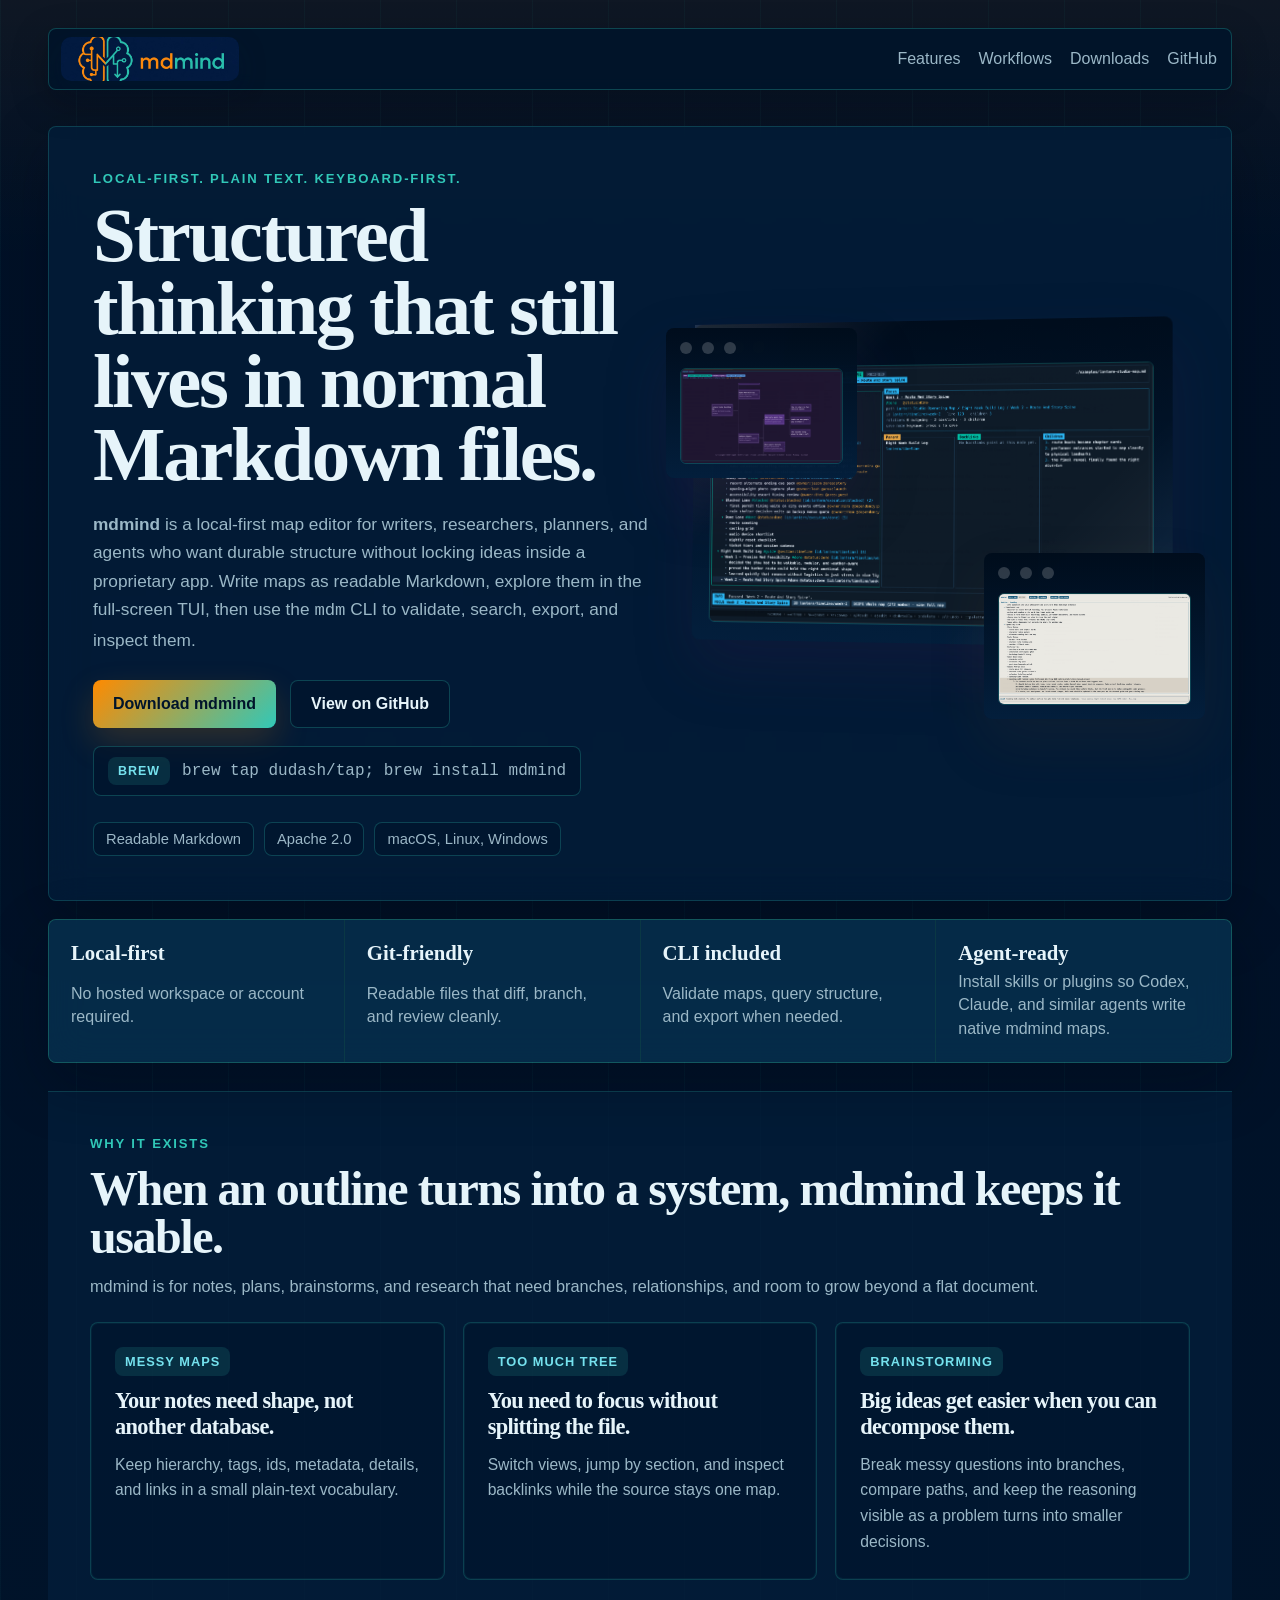
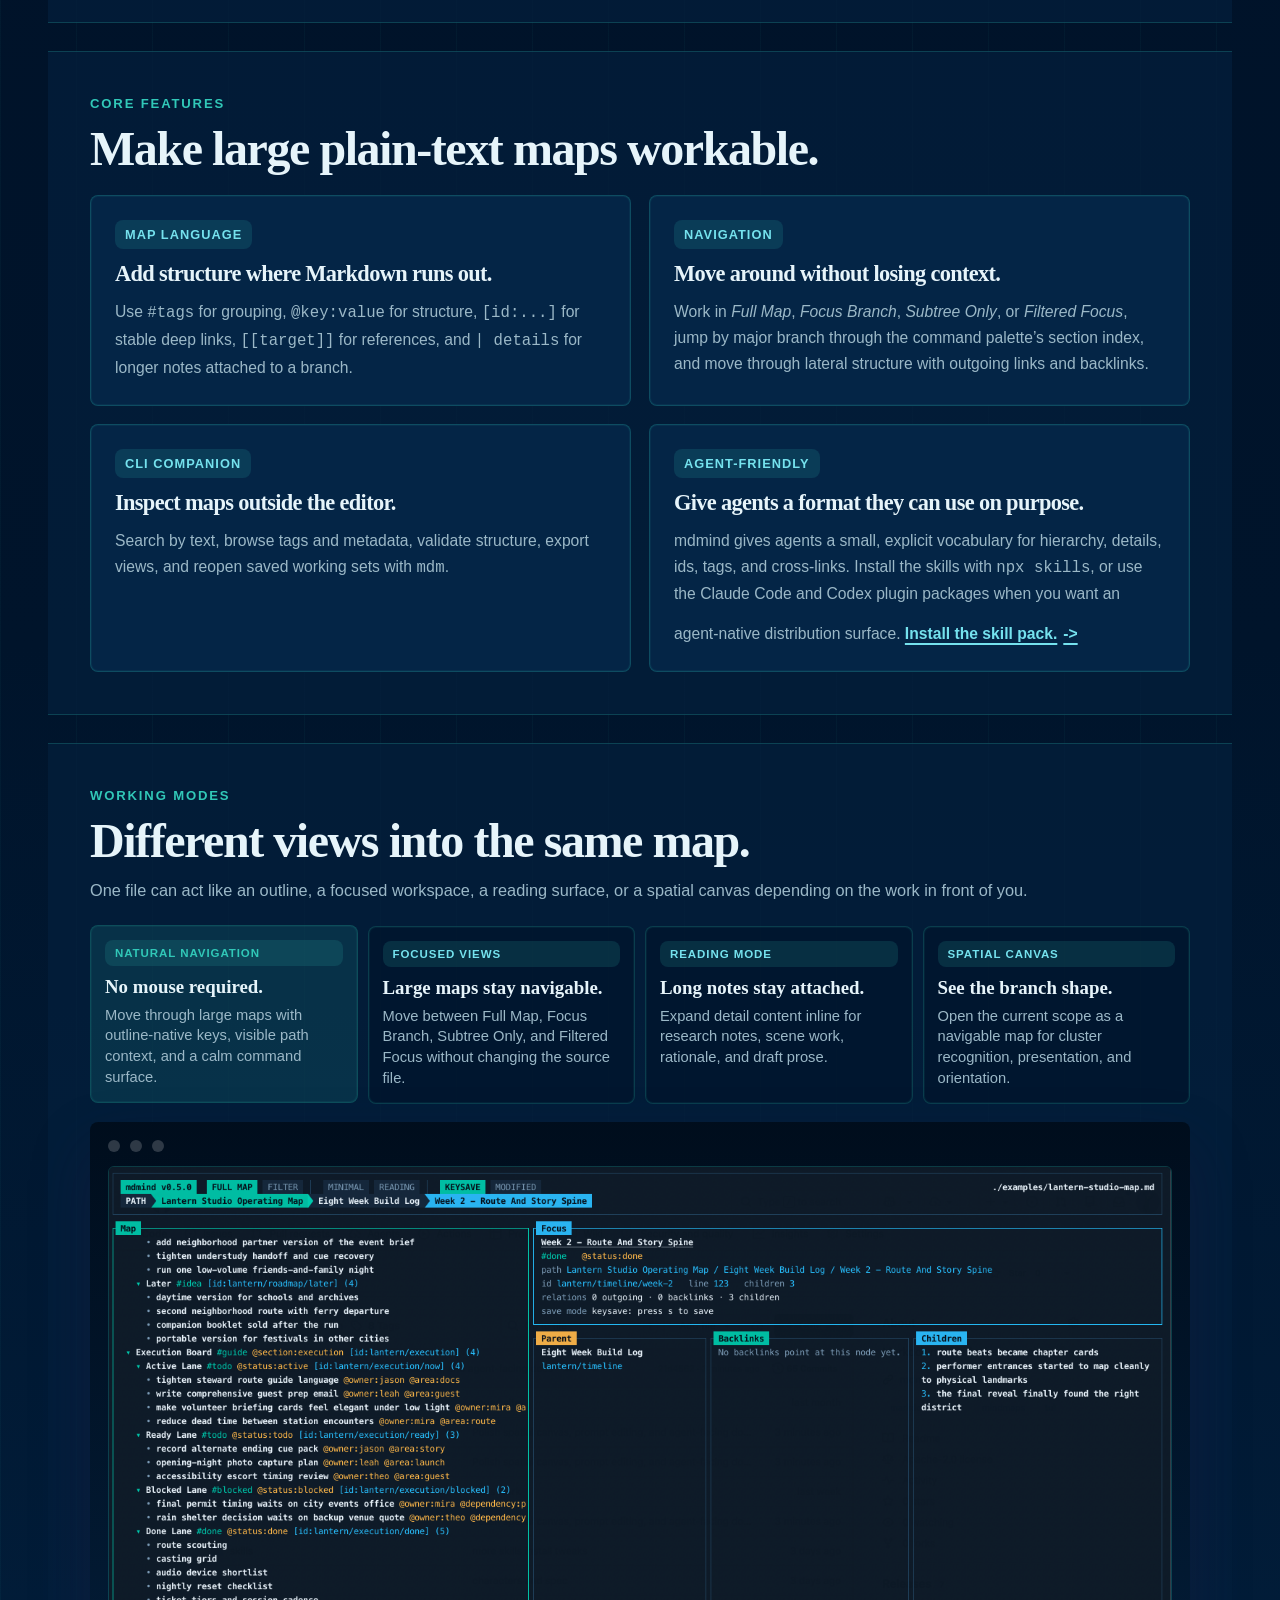
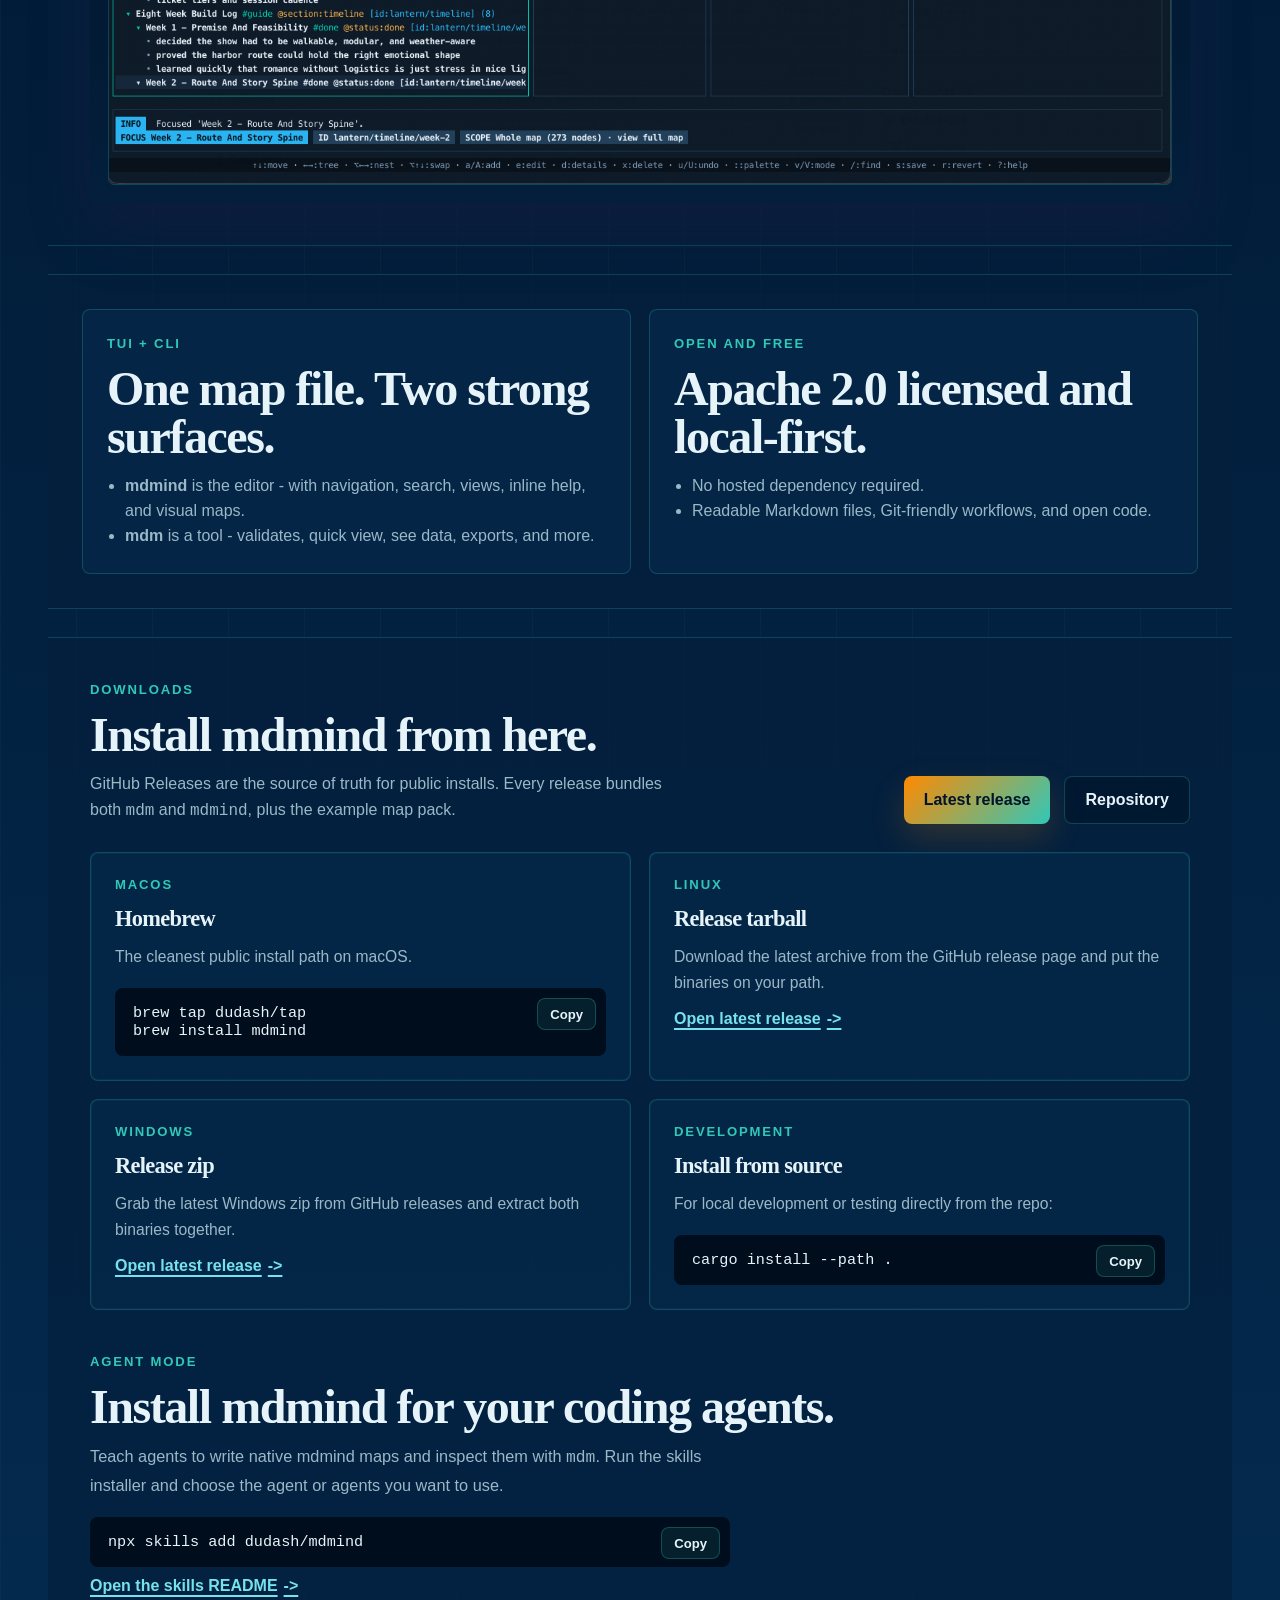
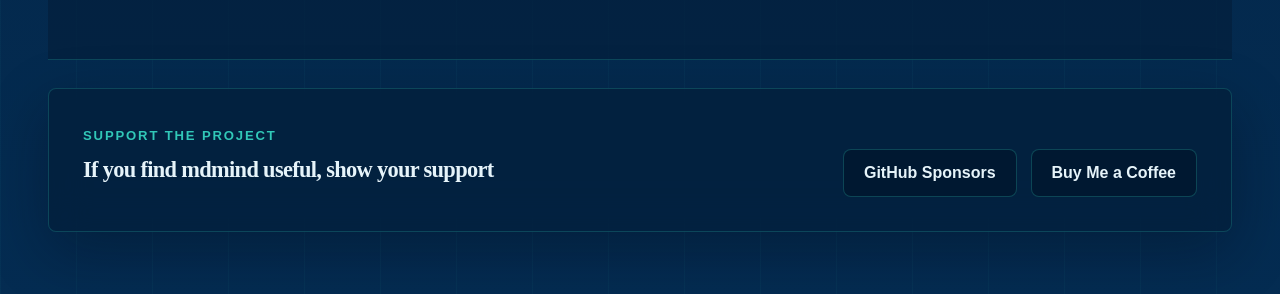
<file: site/index.html>
<!doctype html>
<html lang="en" data-theme="mdmind">
  <head>
    <meta charset="utf-8">
    <meta name="viewport" content="width=device-width, initial-scale=1">
    <title>mdmind | Plain-text maps for structured thinking</title>
    <meta
      name="description"
      content="mdmind is a local-first plain-text mapping tool with a CLI and full-screen TUI for planning, writing, research, and large structured outlines."
    >
    <link rel="canonical" href="https://mdmind.io/">
    <link rel="alternate" type="text/plain" href="https://mdmind.io/llms.txt" title="llms.txt">
    <link rel="sitemap" type="application/xml" href="https://mdmind.io/sitemap.xml">
    <link rel="agent-manifest" type="application/json" href="https://mdmind.io/.well-known/agent.json">
    <link rel="icon" type="image/png" href="./assets/mdmind-icon-web.png">
    <link rel="stylesheet" href="./styles.css">
  </head>
  <body>
    <div class="page-shell">
      <header class="site-header">
        <a class="brand" href="./" aria-label="mdmind home">
          <img class="brand-logo" src="./assets/mdmind-logo.png" alt="mdmind">
        </a>
        <div class="header-actions">
          <nav class="site-nav">
            <a href="#features">Features</a>
            <a href="#workflows">Workflows</a>
            <a href="#downloads">Downloads</a>
            <a href="https://github.com/dudash/mdmind" target="_blank" rel="noreferrer">GitHub</a>
          </nav>
        </div>
      </header>

      <main>
        <section class="hero">
          <div class="hero-copy">
            <div class="eyebrow">Local-first. Plain text. Keyboard-first.</div>
            <h1>Structured thinking that still lives in normal Markdown files.</h1>
            <p class="hero-text">
              <strong>mdmind</strong> is a local-first map editor for writers, researchers,
              planners, and agents who want durable structure without locking ideas inside a
              proprietary app. Write maps as readable Markdown, explore them in the full-screen
              TUI, then use the <code>mdm</code> CLI to validate, search, export, and inspect them.
            </p>
            <div class="hero-actions">
              <a class="button button-primary" href="#downloads">Download mdmind</a>
              <a class="button button-secondary" href="https://github.com/dudash/mdmind" target="_blank" rel="noreferrer">View on GitHub</a>
            </div>
            <div class="hero-install">
              <span class="hero-install-label">brew</span>
              <code>brew tap dudash/tap; brew install mdmind</code>
            </div>
            <div class="hero-meta">
              <span>Readable Markdown</span>
              <span>Apache 2.0</span>
              <span>macOS, Linux, Windows</span>
            </div>
          </div>
          <div class="hero-visual">
            <div class="hero-visual-stack">
              <div class="screen-card screen-card-hero">
                <div class="screen-toolbar">
                  <span></span>
                  <span></span>
                  <span></span>
                </div>
                <img
                  src="./assets/lantern-natural-nav.png"
                  alt="mdmind screenshot showing natural keyboard navigation through the Lantern Studio example map"
                >
              </div>
              <div class="floating-shot floating-shot-reader">
                <div class="screen-card screen-card-paper screen-card-float">
                  <div class="screen-toolbar">
                    <span></span>
                    <span></span>
                    <span></span>
                  </div>
                  <img
                    src="./assets/lantern-reading-mode.png"
                    alt="mdmind screenshot showing reading mode with long details attached to a Lantern Studio map node"
                  >
                </div>
              </div>
              <div class="floating-shot floating-shot-map">
                <div class="screen-card screen-card-float">
                  <div class="screen-toolbar">
                    <span></span>
                    <span></span>
                    <span></span>
                  </div>
                  <img
                    src="./assets/lantern-spatial-canvas.png"
                    alt="mdmind screenshot showing the spatial canvas for the Lantern Studio example map"
                  >
                </div>
              </div>
            </div>
          </div>
        </section>

        <section class="proof-strip" aria-label="mdmind trust signals">
          <div class="proof-item">
            <strong>Local-first</strong>
            <span>No hosted workspace or account required.</span>
          </div>
          <div class="proof-item">
            <strong>Git-friendly</strong>
            <span>Readable files that diff, branch, and review cleanly.</span>
          </div>
          <div class="proof-item">
            <strong>CLI included</strong>
            <span>Validate maps, query structure, and export when needed.</span>
          </div>
          <div class="proof-item">
            <strong>Agent-ready</strong>
            <span>Install skills or plugins so Codex, Claude, and similar agents write native mdmind maps.</span>
          </div>
        </section>

        <section class="section-band section-band-intro" id="why">
          <div class="section-heading">
            <div class="eyebrow">Why it exists</div>
            <h2>When an outline turns into a system, mdmind keeps it usable.</h2>
            <p>
              mdmind is for notes, plans, brainstorms, and research that need branches,
              relationships, and room to grow beyond a flat document.
            </p>
          </div>
          <div class="problem-grid">
            <article class="problem-card">
              <span class="feature-kicker">Messy maps</span>
              <h3>Your notes need shape, not another database.</h3>
              <p>
                Keep hierarchy, tags, ids, metadata, details, and links in a small plain-text vocabulary.
              </p>
            </article>
            <article class="problem-card">
              <span class="feature-kicker">Too much tree</span>
              <h3>You need to focus without splitting the file.</h3>
              <p>
                Switch views, jump by section, and inspect backlinks while the source stays one map.
              </p>
            </article>
            <article class="problem-card">
              <span class="feature-kicker">Brainstorming</span>
              <h3>Big ideas get easier when you can decompose them.</h3>
              <p>
                Break messy questions into branches, compare paths, and keep the reasoning visible
                as a problem turns into smaller decisions.
              </p>
            </article>
          </div>
        </section>

        <section class="section-band features" id="features">
          <div class="section-heading">
            <div class="eyebrow">Core features</div>
            <h2>Make large plain-text maps workable.</h2>
          </div>
          <div class="feature-grid">
            <article class="feature-card feature-card-wide">
              <span class="feature-kicker">Map language</span>
              <h3>Add structure where Markdown runs out.</h3>
              <p>
                Use <code>#tags</code> for grouping, <code>@key:value</code> for structure,
                <code>[id:...]</code> for stable deep links, <code>[[target]]</code> for references,
                and <code>| details</code> for longer notes attached to a branch.
              </p>
            </article>

            <article class="feature-card feature-card-wide">
              <span class="feature-kicker">Navigation</span>
              <h3>Move around without losing context.</h3>
              <p>
                Work in <em>Full Map</em>, <em>Focus Branch</em>, <em>Subtree Only</em>, or
                <em>Filtered Focus</em>, jump by major branch through the command palette’s
                section index, and move through lateral structure with outgoing links and backlinks.
              </p>
            </article>

            <article class="feature-card">
              <span class="feature-kicker">CLI companion</span>
              <h3>Inspect maps outside the editor.</h3>
              <p>
                Search by text, browse tags and metadata, validate structure, export views,
                and reopen saved working sets with <code>mdm</code>.
              </p>
            </article>

            <article class="feature-card">
              <span class="feature-kicker">Agent-friendly</span>
              <h3>Give agents a format they can use on purpose.</h3>
              <p>
                mdmind gives agents a small, explicit vocabulary for hierarchy, details, ids, tags,
                and cross-links. Install the skills with <code>npx skills</code>, or use the Claude
                Code and Codex plugin packages when you want an agent-native distribution surface.
                <a class="text-link" href="#agent-skills">Install the skill pack.</a>
              </p>
            </article>
          </div>
        </section>

        <section class="section-band workflow-lab" id="workflows">
          <div class="section-heading">
            <div class="eyebrow">Working modes</div>
            <h2>Different views into the same map.</h2>
            <p>
              One file can act like an outline, a focused workspace, a reading surface, or a spatial canvas depending on the work in front of you.
            </p>
          </div>
          <div class="workflow-stage">
            <div class="workflow-options" aria-label="mdmind workflow previews">
              <button
                class="workflow-option is-active"
                type="button"
                aria-pressed="true"
                data-image="./assets/lantern-natural-nav.png"
                data-alt="mdmind screenshot showing natural keyboard navigation through the Lantern Studio example map"
              >
                <span class="feature-kicker">Natural navigation</span>
                <strong>No mouse required.</strong>
                <span>
                  Move through large maps with outline-native keys, visible path context, and a calm command surface.
                </span>
              </button>
              <button
                class="workflow-option"
                type="button"
                aria-pressed="false"
                data-image="./assets/lantern-focused-views.png"
                data-alt="mdmind screenshot showing the Lantern Studio map in a focused branch view"
              >
                <span class="feature-kicker">Focused views</span>
                <strong>Large maps stay navigable.</strong>
                <span>
                  Move between Full Map, Focus Branch, Subtree Only, and Filtered Focus without changing the source file.
                </span>
              </button>
              <button
                class="workflow-option"
                type="button"
                aria-pressed="false"
                data-image="./assets/lantern-reading-mode.png"
                data-alt="mdmind screenshot showing reading mode with long details attached to a Lantern Studio map node"
              >
                <span class="feature-kicker">Reading mode</span>
                <strong>Long notes stay attached.</strong>
                <span>
                  Expand detail content inline for research notes, scene work, rationale, and draft prose.
                </span>
              </button>
              <button
                class="workflow-option"
                type="button"
                aria-pressed="false"
                data-image="./assets/lantern-spatial-canvas.png"
                data-alt="mdmind screenshot showing the spatial canvas for the Lantern Studio example map"
              >
                <span class="feature-kicker">Spatial canvas</span>
                <strong>See the branch shape.</strong>
                <span>
                  Open the current scope as a navigable map for cluster recognition, presentation, and orientation.
                </span>
              </button>
            </div>
            <div class="screen-card workflow-preview">
              <div class="screen-toolbar">
                <span></span>
                <span></span>
                <span></span>
              </div>
              <img
                id="workflow-preview-image"
                src="./assets/lantern-natural-nav.png"
                alt="mdmind screenshot showing natural keyboard navigation through the Lantern Studio example map"
              >
            </div>
          </div>
        </section>

        <section class="section-band split-callout">
          <div class="callout-panel">
            <div class="eyebrow">TUI + CLI</div>
            <h2>One map file. Two strong surfaces.</h2>
            <ul class="feature-list">
              <li><strong>mdmind</strong> is the editor - with navigation, search, views, inline help, and visual maps.</li>
              <li><strong>mdm</strong> is a tool - validates, quick view, see data, exports, and more.</li>
            </ul>
          </div>
          <div class="callout-panel">
            <div class="eyebrow">Open and free</div>
            <h2>Apache 2.0 licensed and local-first.</h2>
            <ul class="feature-list">
              <li>No hosted dependency required.</li>
              <li>Readable Markdown files, Git-friendly workflows, and open code.</li>
            </ul>
          </div>
        </section>

        <section class="section-band downloads-section" id="downloads">
          <div class="downloads-intro">
            <div>
              <div class="eyebrow">Downloads</div>
              <h2>Install mdmind from here.</h2>
              <p>
                GitHub Releases are the source of truth for public installs. Every release bundles both
                <code>mdm</code> and <code>mdmind</code>, plus the example map pack.
              </p>
            </div>
            <div class="hero-actions">
              <a class="button button-primary" href="https://github.com/dudash/mdmind/releases/latest" target="_blank" rel="noreferrer">Latest release</a>
              <a class="button button-secondary" href="https://github.com/dudash/mdmind" target="_blank" rel="noreferrer">Repository</a>
            </div>
          </div>

          <div class="downloads-grid">
            <article class="download-card download-card-brew">
              <div class="eyebrow">macOS</div>
              <h3>Homebrew</h3>
              <p>The cleanest public install path on macOS.</p>
              <div class="copyable-command">
                <button class="copy-button" type="button">Copy</button>
                <pre><code>brew tap dudash/tap
brew install mdmind</code></pre>
              </div>
            </article>

            <article class="download-card download-card-tar">
              <div class="eyebrow">Linux</div>
              <h3>Release tarball</h3>
              <p>Download the latest archive from the GitHub release page and put the binaries on your path.</p>
              <a class="text-link" href="https://github.com/dudash/mdmind/releases/latest" target="_blank" rel="noreferrer">Open latest release</a>
            </article>

            <article class="download-card download-card-zip">
              <div class="eyebrow">Windows</div>
              <h3>Release zip</h3>
              <p>Grab the latest Windows zip from GitHub releases and extract both binaries together.</p>
              <a class="text-link" href="https://github.com/dudash/mdmind/releases/latest" target="_blank" rel="noreferrer">Open latest release</a>
            </article>

            <article class="download-card download-card-src">
              <div class="eyebrow">Development</div>
              <h3>Install from source</h3>
              <p>For local development or testing directly from the repo:</p>
              <div class="copyable-command">
                <button class="copy-button" type="button">Copy</button>
                <pre><code>cargo install --path .</code></pre>
              </div>
            </article>
          </div>

          <div class="section-heading agent-install" id="agent-skills">
            <div class="eyebrow">Agent mode</div>
            <h2>Install mdmind for your coding agents.</h2>
            <p>
              Teach agents to write native mdmind maps and inspect them with <code>mdm</code>.
              Run the skills installer and choose the agent or agents you want to use.
            </p>
            <div class="copyable-command">
              <button class="copy-button" type="button">Copy</button>
              <pre><code>npx skills add dudash/mdmind</code></pre>
            </div>
            <a class="text-link" href="https://github.com/dudash/mdmind/blob/main/plugins/mdmind/README.md" target="_blank" rel="noreferrer">Open the skills README</a>
          </div>
        </section>

        <section class="support-strip">
          <div>
            <div class="eyebrow">Support the project</div>
            <h3>If you find mdmind useful, show your support</h3>
          </div>
          <div class="support-actions">
            <a class="button button-secondary" href="https://github.com/sponsors/dudash" target="_blank" rel="noreferrer">GitHub Sponsors</a>
            <a class="button button-secondary" href="https://buymeacoffee.com/dudash" target="_blank" rel="noreferrer">Buy Me a Coffee</a>
          </div>
        </section>
      </main>
    </div>
    <script>
      const scrollToHashTarget = () => {
        if (!window.location.hash) return;
        document
          .getElementById(decodeURIComponent(window.location.hash.slice(1)))
          ?.scrollIntoView({ block: "start" });
      };

      if (window.location.hash) {
        window.requestAnimationFrame(scrollToHashTarget);
        window.addEventListener("load", () => window.requestAnimationFrame(scrollToHashTarget), { once: true });
        window.setTimeout(scrollToHashTarget, 160);
        window.setTimeout(scrollToHashTarget, 700);
      }

      const siteHeader = document.querySelector(".site-header");

      if (siteHeader) {
        const syncHeaderState = () => {
          siteHeader.classList.toggle("is-scrolled", window.scrollY > 4);
        };

        syncHeaderState();
        window.addEventListener("scroll", syncHeaderState, { passive: true });
      }

      document.querySelectorAll(".workflow-option").forEach((option) => {
        const image = document.querySelector("#workflow-preview-image");
        const activate = () => {
          document.querySelectorAll(".workflow-option").forEach((item) => {
            item.classList.toggle("is-active", item === option);
            item.setAttribute("aria-pressed", item === option ? "true" : "false");
          });
          image.src = option.dataset.image;
          image.alt = option.dataset.alt;
        };

        option.addEventListener("mouseenter", activate);
        option.addEventListener("focus", activate);
        option.addEventListener("click", activate);
      });

      document.querySelectorAll(".copyable-command").forEach((block) => {
        const button = block.querySelector(".copy-button");
        const code = block.querySelector("code");

        button.addEventListener("click", async () => {
          const text = code.textContent.trim();

          try {
            await navigator.clipboard.writeText(text);
            button.textContent = "Copied";
          } catch {
            const selection = window.getSelection();
            const range = document.createRange();
            range.selectNodeContents(code);
            selection.removeAllRanges();
            selection.addRange(range);
            button.textContent = "Selected";
          }

          window.setTimeout(() => {
            button.textContent = "Copy";
          }, 1800);
        });
      });
    </script>
  </body>
</html>
</file>
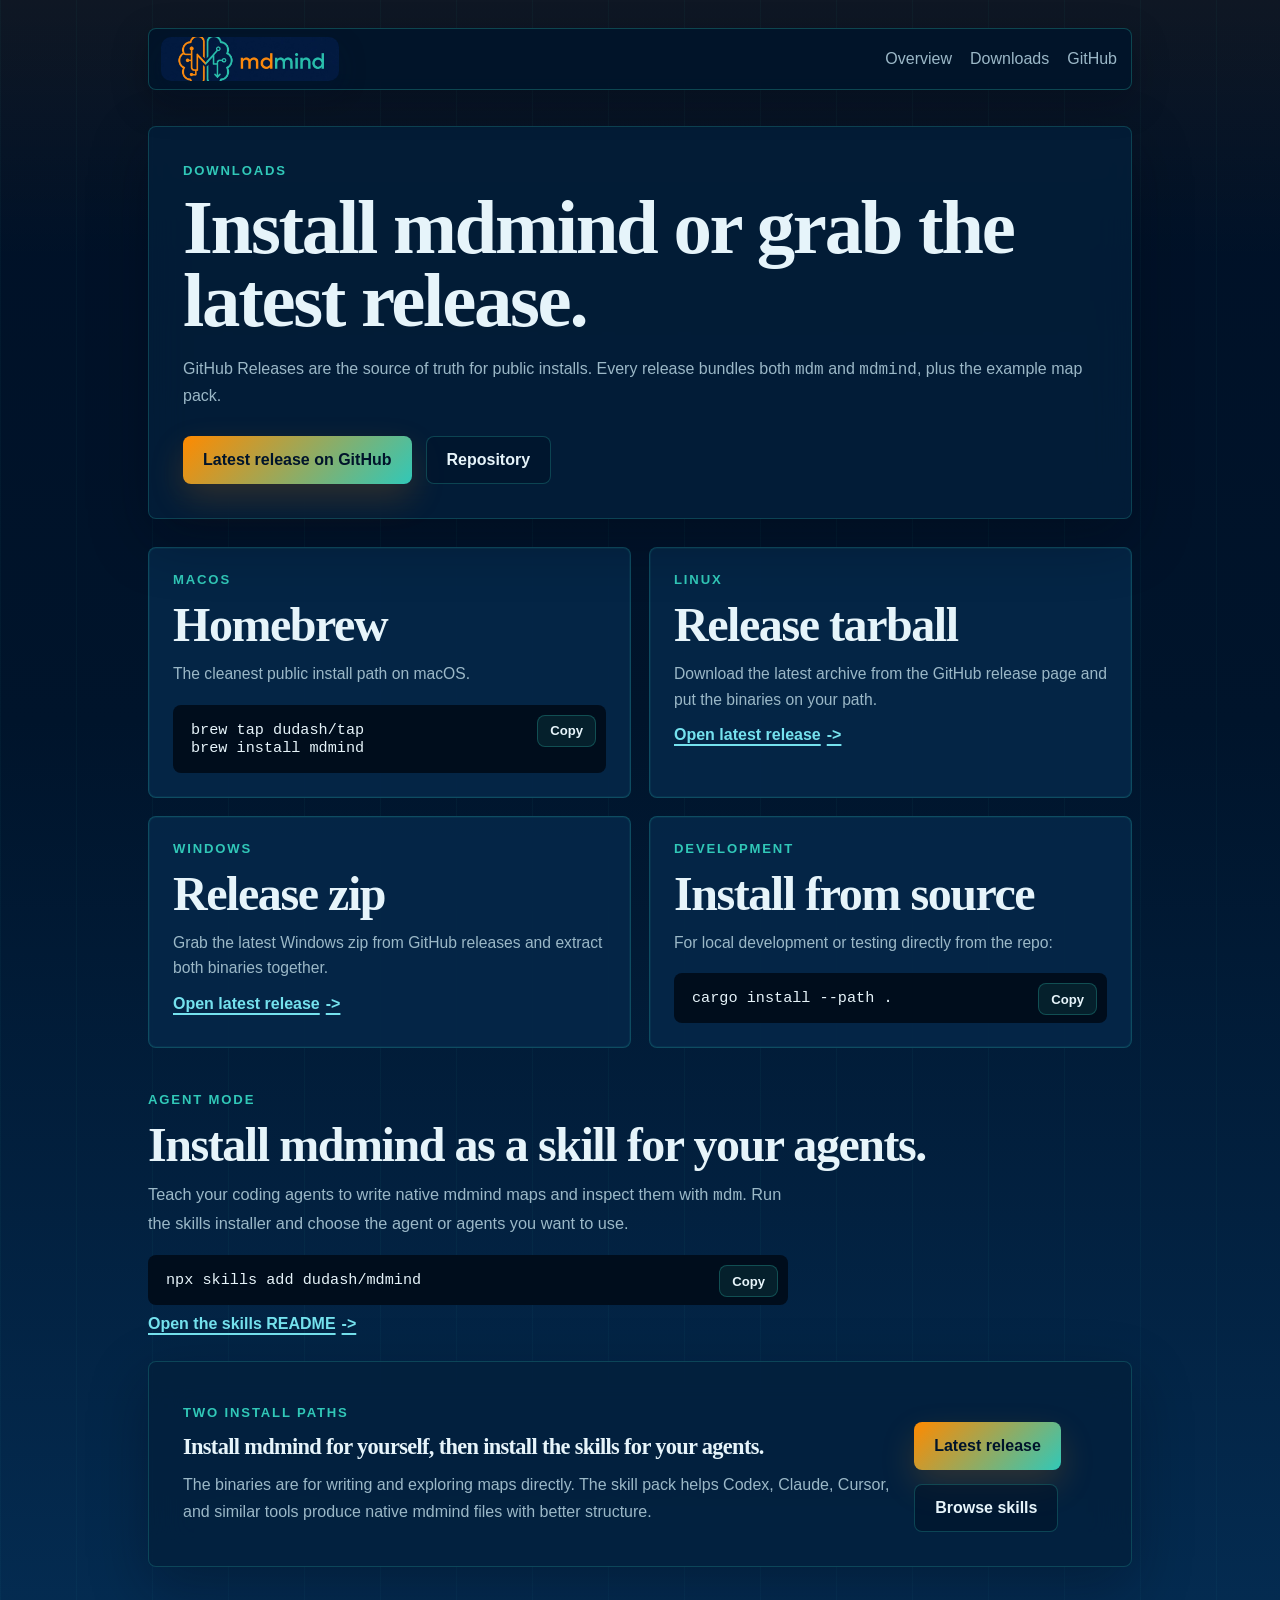
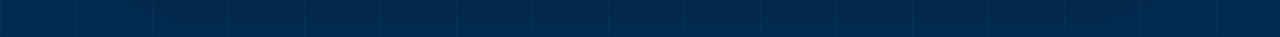
<file: site/downloads/index.html>
<!doctype html>
<html lang="en" data-theme="mdmind">
  <head>
    <meta charset="utf-8">
    <meta name="viewport" content="width=device-width, initial-scale=1">
    <title>mdmind Downloads</title>
    <meta
      name="description"
      content="Download mdmind from GitHub releases, install on macOS with Homebrew, or add mdmind skills to agents like Codex, Claude, Cursor, and Gemini CLI."
    >
    <link rel="canonical" href="https://mdmind.io/downloads/">
    <link rel="alternate" type="text/plain" href="https://mdmind.io/llms.txt" title="llms.txt">
    <link rel="sitemap" type="application/xml" href="https://mdmind.io/sitemap.xml">
    <link rel="agent-manifest" type="application/json" href="https://mdmind.io/.well-known/agent.json">
    <link rel="icon" type="image/png" href="../assets/mdmind-icon-web.png">
    <link rel="stylesheet" href="../styles.css">
  </head>
  <body>
    <div class="page-shell page-shell-narrow">
      <header class="site-header">
        <a class="brand" href="../" aria-label="mdmind home">
          <img class="brand-logo" src="../assets/mdmind-logo.png" alt="mdmind">
        </a>
        <div class="header-actions">
          <nav class="site-nav">
            <a href="../">Overview</a>
            <a href="./">Downloads</a>
            <a href="https://github.com/dudash/mdmind" target="_blank" rel="noreferrer">GitHub</a>
          </nav>
        </div>
      </header>

      <main>
        <section class="downloads-hero">
          <div class="eyebrow">Downloads</div>
          <h1>Install mdmind or grab the latest release.</h1>
          <p>
            GitHub Releases are the source of truth for public installs. Every release bundles both
            <code>mdm</code> and <code>mdmind</code>, plus the example map pack.
          </p>
          <div class="hero-actions">
            <a class="button button-primary" href="https://github.com/dudash/mdmind/releases/latest" target="_blank" rel="noreferrer">Latest release on GitHub</a>
            <a class="button button-secondary" href="https://github.com/dudash/mdmind" target="_blank" rel="noreferrer">Repository</a>
          </div>
        </section>

        <section class="downloads-grid">
          <article class="download-card download-card-brew">
            <div class="eyebrow">macOS</div>
            <h2>Homebrew</h2>
            <p>The cleanest public install path on macOS.</p>
            <div class="copyable-command">
              <button class="copy-button" type="button">Copy</button>
              <pre><code>brew tap dudash/tap
brew install mdmind</code></pre>
            </div>
          </article>

          <article class="download-card download-card-tar">
            <div class="eyebrow">Linux</div>
            <h2>Release tarball</h2>
            <p>Download the latest archive from the GitHub release page and put the binaries on your path.</p>
            <a class="text-link" href="https://github.com/dudash/mdmind/releases/latest" target="_blank" rel="noreferrer">Open latest release</a>
          </article>

          <article class="download-card download-card-zip">
            <div class="eyebrow">Windows</div>
            <h2>Release zip</h2>
            <p>Grab the latest Windows zip from GitHub releases and extract both binaries together.</p>
            <a class="text-link" href="https://github.com/dudash/mdmind/releases/latest" target="_blank" rel="noreferrer">Open latest release</a>
          </article>

          <article class="download-card download-card-src">
            <div class="eyebrow">Development</div>
            <h2>Install from source</h2>
            <p>For local development or testing directly from the repo:</p>
            <div class="copyable-command">
              <button class="copy-button" type="button">Copy</button>
              <pre><code>cargo install --path .</code></pre>
            </div>
          </article>
        </section>

        <section class="section-heading agent-install" id="agent-skills">
          <div class="eyebrow">Agent mode</div>
          <h2>Install mdmind as a skill for your agents.</h2>
          <p>
            Teach your coding agents to write native mdmind maps and inspect them with <code>mdm</code>.
            Run the skills installer and choose the agent or agents you want to use.
          </p>
          <div class="copyable-command">
            <button class="copy-button" type="button">Copy</button>
            <pre><code>npx skills add dudash/mdmind</code></pre>
          </div>
          <a class="text-link" href="https://github.com/dudash/mdmind/blob/main/plugins/mdmind/README.md" target="_blank" rel="noreferrer">Open the skills README</a>
        </section>

        <section class="final-cta">
          <div>
            <div class="eyebrow">Two install paths</div>
            <h3>Install mdmind for yourself, then install the skills for your agents.</h3>
            <p>
              The binaries are for writing and exploring maps directly. The skill pack helps Codex,
              Claude, Cursor, and similar tools produce native mdmind files with better structure.
            </p>
          </div>
          <div class="hero-actions">
            <a class="button button-primary" href="https://github.com/dudash/mdmind/releases/latest" target="_blank" rel="noreferrer">Latest release</a>
            <a class="button button-secondary" href="https://github.com/dudash/mdmind/tree/main/plugins/mdmind/skills" target="_blank" rel="noreferrer">Browse skills</a>
          </div>
        </section>

      </main>
    </div>
    <script>
      const scrollToHashTarget = () => {
        if (!window.location.hash) return;
        document
          .getElementById(decodeURIComponent(window.location.hash.slice(1)))
          ?.scrollIntoView({ block: "start" });
      };

      if (window.location.hash) {
        window.requestAnimationFrame(scrollToHashTarget);
        window.addEventListener("load", () => window.requestAnimationFrame(scrollToHashTarget), { once: true });
        window.setTimeout(scrollToHashTarget, 160);
        window.setTimeout(scrollToHashTarget, 700);
      }

      const siteHeader = document.querySelector(".site-header");

      if (siteHeader) {
        const syncHeaderState = () => {
          siteHeader.classList.toggle("is-scrolled", window.scrollY > 4);
        };

        syncHeaderState();
        window.addEventListener("scroll", syncHeaderState, { passive: true });
      }

      document.querySelectorAll(".copyable-command").forEach((block) => {
        const button = block.querySelector(".copy-button");
        const code = block.querySelector("code");

        button.addEventListener("click", async () => {
          const text = code.textContent.trim();

          try {
            await navigator.clipboard.writeText(text);
            button.textContent = "Copied";
          } catch {
            const selection = window.getSelection();
            const range = document.createRange();
            range.selectNodeContents(code);
            selection.removeAllRanges();
            selection.addRange(range);
            button.textContent = "Selected";
          }

          window.setTimeout(() => {
            button.textContent = "Copy";
          }, 1800);
        });
      });
    </script>
  </body>
</html>
</file>
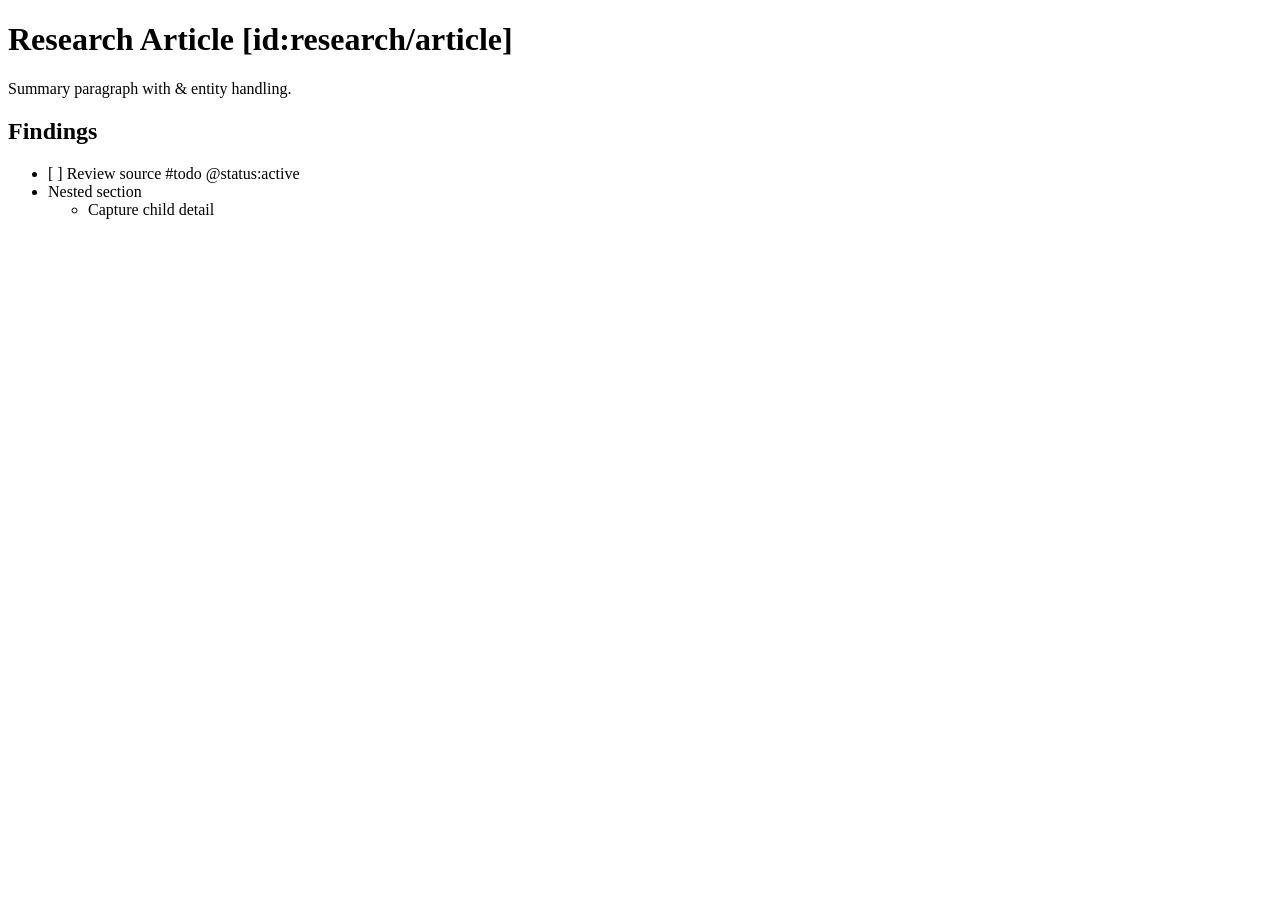
<file: tests/fixtures/import/html/article.html>
<!doctype html>
<html>
  <head>
    <title>Import Fixture</title>
    <script>window.ignored = true;</script>
  </head>
  <body>
    <h1>Research Article [id:research/article]</h1>
    <p>Summary paragraph with &amp; entity handling.</p>
    <h2>Findings</h2>
    <ul>
      <li>[ ] Review source #todo @status:active</li>
      <li>Nested section
        <ul>
          <li>Capture child detail</li>
        </ul>
      </li>
    </ul>
  </body>
</html>
</file>
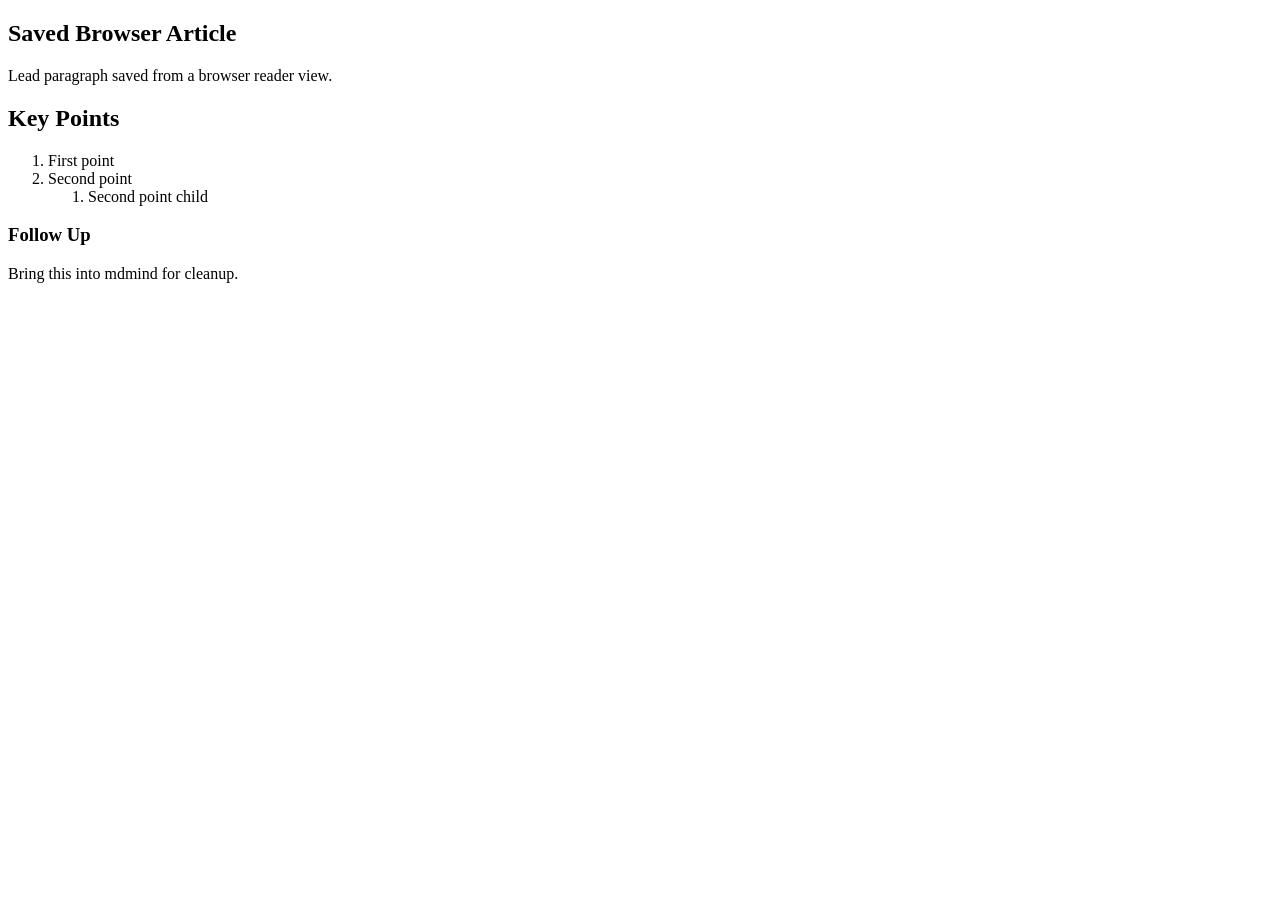
<file: tests/fixtures/import/html/browser-export.html>
<!doctype html>
<html lang="en">
  <head>
    <meta charset="utf-8">
    <title>Saved Browser Article</title>
    <style>nav { display: none; }</style>
  </head>
  <body>
    <nav>This navigation should not become an outline item.</nav>
    <article>
      <h1>Saved Browser Article</h1>
      <p>Lead paragraph saved from a browser reader view.</p>
      <h2>Key Points</h2>
      <ol>
        <li>First point</li>
        <li>Second point
          <ol>
            <li>Second point child</li>
          </ol>
        </li>
      </ol>
      <h3>Follow Up</h3>
      <p>Bring this into mdmind for cleanup.</p>
    </article>
  </body>
</html>
</file>
<file: site/styles.css>
:root {
  color-scheme: light;
  --bg: #f6f7f4;
  --bg-soft: #ffffff;
  --panel: rgba(255, 255, 255, 0.84);
  --panel-strong: rgba(255, 255, 255, 0.96);
  --ink: #17202a;
  --ink-soft: #53606b;
  --line: rgba(31, 42, 55, 0.12);
  --violet: #6846a2;
  --violet-strong: #40256f;
  --violet-soft: #eee9fb;
  --gold: #b77a26;
  --teal: #177f7a;
  --green-soft: #eaf4ed;
  --blue-soft: #e9f2f8;
  --site-bg-start: #fbfcfb;
  --site-bg-end: #eef3f2;
  --header-bg: rgba(251, 252, 251, 0.92);
  --header-bg-scrolled: rgba(251, 252, 251, 0.66);
  --header-border: rgba(31, 42, 55, 0.1);
  --header-shadow: 0 10px 28px rgba(25, 35, 47, 0.06);
  --header-shadow-scrolled: 0 14px 38px rgba(25, 35, 47, 0.12);
  --brand-scrolled: rgba(23, 32, 42, 0.92);
  --section-bg: rgba(255, 255, 255, 0.46);
  --section-bg-alt: rgba(233, 242, 248, 0.58);
  --proof-item-bg: rgba(255, 255, 255, 0.82);
  --card-border: rgba(95, 70, 130, 0.1);
  --chip-bg: rgba(255, 255, 255, 0.7);
  --chip-border: rgba(95, 70, 130, 0.12);
  --button-secondary-bg: rgba(255, 255, 255, 0.8);
  --hero-install-bg: rgba(255, 255, 255, 0.76);
  --primary-start: var(--violet-strong);
  --primary-end: var(--violet);
  --primary-shadow: 0 14px 30px rgba(106, 60, 160, 0.28);
  --workflow-bg: linear-gradient(180deg, rgba(234, 244, 237, 0.7), rgba(255, 255, 255, 0.58));
  --workflow-option-bg: rgba(255, 255, 255, 0.72);
  --workflow-option-active-bg: #ffffff;
  --split-bg: rgba(255, 255, 255, 0.62);
  --downloads-bg: linear-gradient(180deg, rgba(233, 242, 248, 0.78), rgba(255, 255, 255, 0.7));
  --nav-pill-bg: rgba(255, 255, 255, 0.72);
  --nav-pill-border: rgba(95, 70, 130, 0.12);
  --theme-button-bg: linear-gradient(145deg, rgba(255, 255, 255, 0.94), rgba(235, 231, 242, 0.84));
  --theme-button-border: rgba(95, 70, 130, 0.16);
  --theme-button-shadow: 0 10px 22px rgba(25, 35, 47, 0.14), inset 0 1px 0 rgba(255, 255, 255, 0.9);
  --theme-button-shadow-pressed: 0 5px 12px rgba(25, 35, 47, 0.12), inset 0 2px 8px rgba(49, 31, 74, 0.14);
  --theme-led-off: rgba(83, 96, 107, 0.24);
  --code-bg: #22172f;
  --code-ink: #f8f3ff;
  --copy-button-bg: rgba(255, 255, 255, 0.12);
  --copy-button-bg-hover: rgba(255, 255, 255, 0.2);
  --copy-button-border: rgba(248, 243, 255, 0.2);
  --shadow: 0 20px 60px rgba(25, 35, 47, 0.12);
  --sticky-header-offset: 12px;
  --sticky-header-height: 86px;
  --radius-lg: 8px;
  --radius-md: 8px;
  --radius-sm: 8px;
}

[data-theme="mdmind"] {
  color-scheme: dark;
  --bg: #00142b;
  --bg-soft: #031f3c;
  --panel: rgba(3, 31, 60, 0.78);
  --panel-strong: rgba(5, 39, 72, 0.94);
  --ink: #e6f4fa;
  --ink-soft: #9bb8c7;
  --line: rgba(49, 200, 184, 0.22);
  --violet: #31c8b8;
  --violet-strong: #75e2ee;
  --violet-soft: rgba(49, 200, 184, 0.14);
  --gold: #ff8a00;
  --teal: #31c8b8;
  --green-soft: rgba(49, 200, 184, 0.14);
  --blue-soft: rgba(117, 226, 238, 0.12);
  --site-bg-start: #001026;
  --site-bg-end: #042c52;
  --header-bg: rgba(0, 20, 43, 0.9);
  --header-bg-scrolled: rgba(0, 20, 43, 0.68);
  --header-border: rgba(49, 200, 184, 0.28);
  --header-shadow: 0 12px 36px rgba(0, 8, 18, 0.28);
  --header-shadow-scrolled: 0 16px 44px rgba(0, 8, 18, 0.36);
  --brand-scrolled: #e6f4fa;
  --section-bg: rgba(3, 31, 60, 0.46);
  --section-bg-alt: rgba(8, 48, 86, 0.56);
  --proof-item-bg: rgba(5, 39, 72, 0.78);
  --card-border: rgba(49, 200, 184, 0.24);
  --chip-bg: rgba(0, 20, 43, 0.58);
  --chip-border: rgba(49, 200, 184, 0.26);
  --button-secondary-bg: rgba(0, 20, 43, 0.62);
  --hero-install-bg: rgba(0, 20, 43, 0.62);
  --primary-start: #ff8a00;
  --primary-end: #31c8b8;
  --primary-shadow: 0 14px 34px rgba(255, 138, 0, 0.18);
  --workflow-bg: linear-gradient(180deg, rgba(3, 31, 60, 0.7), rgba(0, 20, 43, 0.74));
  --workflow-option-bg: rgba(0, 20, 43, 0.66);
  --workflow-option-active-bg: rgba(49, 200, 184, 0.12);
  --split-bg: rgba(0, 20, 43, 0.64);
  --downloads-bg: linear-gradient(180deg, rgba(3, 31, 60, 0.74), rgba(0, 20, 43, 0.78));
  --nav-pill-bg: rgba(0, 20, 43, 0.62);
  --nav-pill-border: rgba(49, 200, 184, 0.26);
  --theme-button-bg: linear-gradient(145deg, rgba(5, 39, 72, 0.96), rgba(0, 20, 43, 0.9));
  --theme-button-border: rgba(49, 200, 184, 0.3);
  --theme-button-shadow: 0 10px 22px rgba(0, 8, 18, 0.32), inset 0 1px 0 rgba(230, 244, 250, 0.08);
  --theme-button-shadow-pressed: 0 5px 12px rgba(0, 8, 18, 0.28), inset 0 2px 8px rgba(0, 8, 18, 0.34);
  --theme-led-off: rgba(230, 244, 250, 0.22);
  --code-bg: #000d1c;
  --code-ink: #e6f4fa;
  --copy-button-bg: rgba(49, 200, 184, 0.1);
  --copy-button-bg-hover: rgba(49, 200, 184, 0.18);
  --copy-button-border: rgba(49, 200, 184, 0.28);
  --shadow: 0 20px 60px rgba(0, 8, 18, 0.3);
}

[data-theme="blueprint"] {
  color-scheme: dark;
  --bg: #071a2f;
  --bg-soft: #09243d;
  --panel: rgba(8, 31, 54, 0.78);
  --panel-strong: rgba(9, 38, 66, 0.92);
  --ink: #eaf8ff;
  --ink-soft: #a9c3d8;
  --line: rgba(125, 217, 255, 0.26);
  --violet: #65d9ff;
  --violet-strong: #b7efff;
  --violet-soft: rgba(101, 217, 255, 0.14);
  --gold: #ffb84a;
  --teal: #65d9ff;
  --green-soft: rgba(101, 217, 255, 0.14);
  --blue-soft: rgba(101, 217, 255, 0.1);
  --site-bg-start: #051321;
  --site-bg-end: #0a2742;
  --header-bg: rgba(5, 19, 33, 0.88);
  --header-bg-scrolled: rgba(5, 19, 33, 0.68);
  --header-border: rgba(125, 217, 255, 0.32);
  --header-shadow: 0 12px 36px rgba(0, 9, 18, 0.26);
  --header-shadow-scrolled: 0 16px 44px rgba(0, 9, 18, 0.34);
  --brand-scrolled: #eaf8ff;
  --section-bg: rgba(8, 31, 54, 0.48);
  --section-bg-alt: rgba(11, 44, 74, 0.56);
  --proof-item-bg: rgba(8, 31, 54, 0.72);
  --card-border: rgba(125, 217, 255, 0.26);
  --chip-bg: rgba(6, 22, 38, 0.62);
  --chip-border: rgba(125, 217, 255, 0.28);
  --button-secondary-bg: rgba(6, 22, 38, 0.62);
  --hero-install-bg: rgba(6, 22, 38, 0.62);
  --primary-start: #65d9ff;
  --primary-end: #2aa7e8;
  --primary-shadow: 0 14px 34px rgba(22, 157, 219, 0.24);
  --workflow-bg: linear-gradient(180deg, rgba(8, 31, 54, 0.66), rgba(5, 19, 33, 0.72));
  --workflow-option-bg: rgba(6, 22, 38, 0.68);
  --workflow-option-active-bg: rgba(101, 217, 255, 0.1);
  --split-bg: rgba(6, 22, 38, 0.62);
  --downloads-bg: linear-gradient(180deg, rgba(8, 31, 54, 0.72), rgba(5, 19, 33, 0.76));
  --nav-pill-bg: rgba(6, 22, 38, 0.62);
  --nav-pill-border: rgba(125, 217, 255, 0.28);
  --theme-button-bg: linear-gradient(145deg, rgba(10, 39, 66, 0.96), rgba(5, 19, 33, 0.9));
  --theme-button-border: rgba(125, 217, 255, 0.32);
  --theme-button-shadow: 0 10px 22px rgba(0, 9, 18, 0.3), inset 0 1px 0 rgba(234, 248, 255, 0.08);
  --theme-button-shadow-pressed: 0 5px 12px rgba(0, 9, 18, 0.25), inset 0 2px 8px rgba(0, 9, 18, 0.36);
  --theme-led-off: rgba(234, 248, 255, 0.22);
  --code-bg: #04101e;
  --code-ink: #eaf8ff;
  --copy-button-bg: rgba(101, 217, 255, 0.1);
  --copy-button-bg-hover: rgba(101, 217, 255, 0.18);
  --copy-button-border: rgba(125, 217, 255, 0.3);
  --shadow: 0 20px 60px rgba(0, 9, 18, 0.28);
}

[data-theme="terminal"] {
  color-scheme: dark;
  --sticky-header-height: 72px;
  --bg: #171717;
  --bg-soft: #171717;
  --panel: transparent;
  --panel-strong: transparent;
  --ink: #f4f4f4;
  --ink-soft: #b9b9b9;
  --line: rgba(244, 244, 244, 0.2);
  --violet: #ff8a2a;
  --violet-strong: #ffad63;
  --violet-soft: rgba(255, 138, 42, 0.14);
  --gold: #dedede;
  --teal: #ff8a2a;
  --green-soft: rgba(255, 138, 42, 0.14);
  --blue-soft: rgba(244, 244, 244, 0.08);
  --site-bg-start: #171717;
  --site-bg-end: #171717;
  --header-bg: rgba(23, 23, 23, 0.94);
  --header-bg-scrolled: rgba(23, 23, 23, 0.78);
  --header-border: rgba(244, 244, 244, 0.3);
  --header-shadow: none;
  --header-shadow-scrolled: none;
  --brand-scrolled: #f4f4f4;
  --section-bg: transparent;
  --section-bg-alt: transparent;
  --proof-item-bg: transparent;
  --card-border: rgba(244, 244, 244, 0.24);
  --chip-bg: transparent;
  --chip-border: rgba(244, 244, 244, 0.28);
  --button-secondary-bg: transparent;
  --hero-install-bg: transparent;
  --primary-start: #ff8a2a;
  --primary-end: #ff8a2a;
  --primary-shadow: none;
  --workflow-bg: transparent;
  --workflow-option-bg: transparent;
  --workflow-option-active-bg: rgba(255, 138, 42, 0.1);
  --split-bg: transparent;
  --downloads-bg: transparent;
  --nav-pill-bg: transparent;
  --nav-pill-border: rgba(244, 244, 244, 0.24);
  --theme-button-bg: #1f1f1f;
  --theme-button-border: rgba(244, 244, 244, 0.26);
  --theme-button-shadow: inset 0 0 0 1px rgba(0, 0, 0, 0.8);
  --theme-button-shadow-pressed: inset 0 2px 10px rgba(0, 0, 0, 0.74);
  --theme-led-off: rgba(244, 244, 244, 0.22);
  --code-bg: #0d0d0d;
  --code-ink: #f4f4f4;
  --copy-button-bg: #171717;
  --copy-button-bg-hover: rgba(255, 138, 42, 0.18);
  --copy-button-border: rgba(244, 244, 244, 0.28);
  --shadow: none;
}

[data-theme="paper"] body {
  background:
    linear-gradient(90deg, rgba(183, 122, 38, 0.1) 1px, transparent 1px) 72px 0 / 1px 100% no-repeat,
    repeating-linear-gradient(180deg, transparent 0 35px, rgba(104, 70, 162, 0.045) 35px 36px),
    linear-gradient(180deg, #fbfbf8 0%, #f6f3ec 52%, #ece7dd 100%);
}

[data-theme="paper"] .hero,
[data-theme="paper"] .proof-strip,
[data-theme="paper"] .showcase-card,
[data-theme="paper"] .support-strip,
[data-theme="paper"] .final-cta,
[data-theme="paper"] .downloads-hero,
[data-theme="paper"] .download-note,
[data-theme="paper"] .feature-card,
[data-theme="paper"] .download-card,
[data-theme="paper"] .callout-panel,
[data-theme="paper"] .problem-card,
[data-theme="paper"] .workflow-option,
[data-theme="paper"] .split-callout {
  box-shadow: 0 16px 42px rgba(75, 61, 44, 0.08);
}

[data-theme="paper"] .hero,
[data-theme="paper"] .section-band,
[data-theme="paper"] .downloads-section {
  background-color: rgba(255, 255, 252, 0.82);
}

[data-theme="paper"] .button-primary {
  background: linear-gradient(135deg, #4f367f 0%, #7a55b5 100%);
}

[data-theme="paper"] .screen-card {
  background: linear-gradient(180deg, #2c2140, #20172d);
}

* {
  box-sizing: border-box;
}

html {
  scroll-behavior: smooth;
  scroll-padding-top: calc(var(--sticky-header-height) + var(--sticky-header-offset));
}

body {
  margin: 0;
  font-family: "Avenir Next", "Segoe UI", "Helvetica Neue", sans-serif;
  color: var(--ink);
  background: linear-gradient(180deg, var(--site-bg-start) 0%, var(--bg) 44%, var(--site-bg-end) 100%);
  overflow-x: hidden;
  transition: color 180ms ease, background 240ms ease;
}

img {
  max-width: 100%;
  height: auto;
}

code,
pre {
  font-family: "SFMono-Regular", "Menlo", "Monaco", "Cascadia Mono", monospace;
}

.page-shell {
  max-width: 1240px;
  margin: 0 auto;
  padding: 28px 28px 72px;
}

.page-shell-narrow {
  max-width: 1040px;
}

.site-header {
  position: sticky;
  top: var(--sticky-header-offset);
  z-index: 20;
  display: grid;
  grid-template-columns: auto minmax(0, 1fr);
  align-items: center;
  gap: 24px;
  min-height: 62px;
  padding: 8px 14px 8px 12px;
  margin-bottom: 36px;
  border: 1px solid var(--header-border);
  border-radius: var(--radius-lg);
  background-color: var(--header-bg);
  box-shadow: var(--header-shadow);
  backdrop-filter: blur(8px) saturate(1.05);
  -webkit-backdrop-filter: blur(8px) saturate(1.05);
  transition:
    min-height 220ms ease,
    padding 220ms ease,
    background-color 220ms ease,
    box-shadow 220ms ease,
    backdrop-filter 220ms ease,
    -webkit-backdrop-filter 220ms ease;
}

.site-header.is-scrolled {
  min-height: 52px;
  padding: 6px 12px 6px 10px;
  background-color: var(--header-bg-scrolled);
  box-shadow: var(--header-shadow-scrolled);
  backdrop-filter: blur(18px) saturate(1.18);
  -webkit-backdrop-filter: blur(18px) saturate(1.18);
}

.brand {
  grid-column: 1;
  display: inline-flex;
  align-items: center;
  gap: 12px;
  color: inherit;
  text-decoration: none;
  transition: gap 220ms ease;
}

.site-header.is-scrolled .brand {
  gap: 10px;
}

.brand-logo {
  display: block;
  width: clamp(136px, 16vw, 178px);
  height: 44px;
  border-radius: 10px;
  object-fit: cover;
  object-position: center;
  box-shadow: 0 10px 28px rgba(4, 26, 49, 0.22);
  transition:
    width 220ms ease,
    height 220ms ease,
    border-radius 220ms ease,
    box-shadow 220ms ease,
    transform 220ms ease;
}

.site-header.is-scrolled .brand-logo {
  width: 136px;
  height: 34px;
  border-radius: 8px;
  box-shadow: 0 8px 20px rgba(4, 26, 49, 0.18);
  transform: translateY(-1px);
}

.brand-mark {
  display: inline-flex;
  align-items: center;
  justify-content: center;
  width: 44px;
  height: 44px;
  border-radius: 10px;
  overflow: hidden;
  box-shadow: 0 10px 28px rgba(4, 26, 49, 0.22);
  transition:
    width 220ms ease,
    height 220ms ease,
    border-radius 220ms ease,
    box-shadow 220ms ease,
    transform 220ms ease;
}

.site-header.is-scrolled .brand-mark {
  width: 34px;
  height: 34px;
  border-radius: 8px;
  box-shadow: 0 8px 20px rgba(4, 26, 49, 0.18);
  transform: translateY(-1px);
}

.brand-mark img {
  display: block;
  width: 100%;
  height: 100%;
  object-fit: cover;
}

.brand-name {
  font-family: "Iowan Old Style", "Palatino Linotype", "Book Antiqua", Palatino, serif;
  font-size: 1.35rem;
  font-weight: 700;
  letter-spacing: -0.03em;
  transition: font-size 220ms ease, color 220ms ease;
}

.site-header.is-scrolled .brand-name {
  color: var(--brand-scrolled);
  font-size: 1.2rem;
}

.header-actions {
  display: contents;
}

.site-nav {
  grid-column: 2;
  justify-self: end;
  display: flex;
  flex-wrap: wrap;
  gap: 18px;
}

.site-nav a {
  color: var(--ink-soft);
  text-decoration: none;
}

.text-link {
  display: inline-flex;
  align-items: center;
  gap: 6px;
  margin-top: 14px;
  color: var(--violet-strong);
  font-weight: 700;
  text-decoration: underline;
  text-decoration-thickness: 2px;
  text-underline-offset: 4px;
}

.text-link::after {
  content: "->";
  text-decoration: none;
}

.site-nav a {
  padding: 10px 0;
}

.site-nav a:hover,
.text-link:hover {
  color: var(--violet-strong);
}

.hero,
.proof-strip,
.showcase-card,
.support-strip,
.final-cta,
.downloads-hero,
.download-note {
  background: var(--panel);
  border: 1px solid var(--line);
  backdrop-filter: blur(18px);
  border-radius: var(--radius-lg);
  box-shadow: var(--shadow);
}

.hero {
  display: grid;
  grid-template-columns: 1.05fr 0.95fr;
  gap: 36px;
  padding: 44px;
  animation: rise-in 720ms cubic-bezier(0.2, 0.8, 0.2, 1) both;
}

.section-band {
  margin-top: 28px;
  padding: 42px;
  border-top: 1px solid var(--line);
  border-bottom: 1px solid var(--line);
  background: var(--section-bg);
  scroll-margin-top: calc(var(--sticky-header-height) + var(--sticky-header-offset));
}

.section-band:nth-of-type(odd) {
  background: var(--section-bg-alt);
}

.section-band-intro {
  display: block;
}

.proof-strip {
  display: grid;
  grid-template-columns: repeat(4, minmax(0, 1fr));
  gap: 1px;
  margin-top: 18px;
  overflow: hidden;
  background: var(--line);
  animation: fade-slide-up 720ms cubic-bezier(0.2, 0.8, 0.2, 1) 180ms both;
}

.proof-item {
  display: grid;
  gap: 6px;
  min-height: 112px;
  padding: 22px;
  background: var(--proof-item-bg);
}

.proof-item strong {
  font-family: "Iowan Old Style", "Palatino Linotype", "Book Antiqua", Palatino, serif;
  font-size: 1.3rem;
  line-height: 1.05;
}

.proof-item span {
  color: var(--ink-soft);
  line-height: 1.45;
}

.hero-copy {
  display: flex;
  flex-direction: column;
  justify-content: center;
  animation: fade-slide-up 680ms cubic-bezier(0.2, 0.8, 0.2, 1) 90ms both;
}

.eyebrow {
  display: inline-block;
  margin-bottom: 14px;
  color: var(--violet);
  font-size: 0.82rem;
  font-weight: 700;
  letter-spacing: 0.14em;
  text-transform: uppercase;
}

h1,
h2,
h3 {
  margin: 0;
  color: var(--ink);
  font-family: "Iowan Old Style", "Palatino Linotype", "Book Antiqua", Palatino, serif;
  letter-spacing: -0.03em;
}

h1 {
  font-size: clamp(2.8rem, 6vw, 5rem);
  line-height: 0.95;
  margin-bottom: 18px;
}

h2 {
  font-size: clamp(2rem, 4vw, 3rem);
  line-height: 1;
  margin-bottom: 12px;
}

h3 {
  font-size: 1.4rem;
  margin-bottom: 12px;
}

p {
  margin: 0;
  color: var(--ink-soft);
  line-height: 1.65;
}

.hero-text {
  max-width: 62ch;
  font-size: 1.08rem;
}

.hero-actions,
.support-actions {
  display: flex;
  flex-wrap: wrap;
  gap: 14px;
  margin-top: 26px;
}

.hero-install {
  display: inline-flex;
  align-items: center;
  flex-wrap: wrap;
  gap: 12px;
  margin-top: 18px;
  padding: 10px 14px;
  border-radius: 8px;
  background: var(--hero-install-bg);
  border: 1px solid var(--chip-border);
  color: var(--ink-soft);
  width: fit-content;
}

.hero-install code {
  white-space: pre-wrap;
  word-break: break-word;
}

.hero-install-label {
  display: inline-flex;
  align-items: center;
  justify-content: center;
  min-width: 42px;
  height: 28px;
  padding: 0 10px;
  border-radius: 8px;
  background: var(--violet-soft);
  color: var(--violet-strong);
  font-size: 0.78rem;
  font-weight: 700;
  letter-spacing: 0.08em;
  text-transform: uppercase;
}

.button {
  display: inline-flex;
  align-items: center;
  justify-content: center;
  min-height: 48px;
  padding: 0 20px;
  border-radius: 8px;
  text-decoration: none;
  font-weight: 700;
  transition: transform 140ms ease, box-shadow 140ms ease, background 140ms ease;
}

.button:hover {
  transform: translateY(-1px);
}

.button-primary {
  color: #fff;
  background: linear-gradient(135deg, var(--primary-start) 0%, var(--primary-end) 100%);
  box-shadow: var(--primary-shadow);
}

.button-secondary {
  color: var(--ink);
  background: var(--button-secondary-bg);
  border: 1px solid var(--chip-border);
}

.hero-meta {
  display: flex;
  flex-wrap: wrap;
  gap: 10px;
  margin-top: 26px;
}

.hero-meta span {
  padding: 8px 12px;
  border-radius: 8px;
  background: var(--chip-bg);
  color: var(--ink-soft);
  border: 1px solid var(--chip-border);
  font-size: 0.92rem;
}

.hero-visual {
  display: flex;
  align-items: center;
  animation: fade-slide-up 760ms cubic-bezier(0.2, 0.8, 0.2, 1) 180ms both;
}

.hero-visual-stack {
  position: relative;
  width: 100%;
  padding: 20px 18px 84px 0;
}

.screen-card {
  width: 100%;
  border-radius: 8px;
  background: linear-gradient(180deg, rgba(38, 26, 56, 0.96), rgba(49, 31, 74, 0.96));
  padding: 18px;
  box-shadow: 0 28px 60px rgba(43, 25, 69, 0.28);
  transition: transform 180ms ease, box-shadow 180ms ease;
}

.screen-card:hover {
  transform: translateY(-3px);
  box-shadow: 0 32px 72px rgba(43, 25, 69, 0.34);
}

.screen-card-hero {
  transform: perspective(1400px) rotateY(-9deg) rotateX(2deg);
  animation: hero-card-in 840ms cubic-bezier(0.2, 0.8, 0.2, 1) 180ms both;
}

.screen-card-hero:hover {
  transform: perspective(1400px) rotateY(-7deg) rotateX(2deg) translateY(-3px);
}

.screen-card-float {
  padding: 14px;
  border-radius: 8px;
  animation: drift 7.2s ease-in-out infinite;
}

.screen-card-paper {
  background: linear-gradient(180deg, rgba(221, 214, 197, 0.92), rgba(239, 232, 219, 0.96));
  box-shadow: 0 26px 56px rgba(76, 58, 45, 0.16);
}

.floating-shot {
  position: absolute;
}

.floating-shot-reader {
  right: -18px;
  bottom: 8px;
  width: min(44%, 300px);
  z-index: 3;
}

.floating-shot-map {
  left: -18px;
  top: 28px;
  width: min(38%, 240px);
  z-index: 1;
}

.floating-shot-map .screen-card-float {
  animation-delay: -2.4s;
}

.screen-toolbar {
  display: flex;
  gap: 10px;
  margin-bottom: 14px;
}

.screen-toolbar span {
  width: 12px;
  height: 12px;
  border-radius: 999px;
  background: rgba(255, 255, 255, 0.18);
}

.screen-card img {
  display: block;
  width: 100%;
  border-radius: 6px;
  border: 1px solid rgba(255, 255, 255, 0.08);
}

.downloads-hero,
.download-note,
.final-cta,
.support-strip {
  margin-top: 28px;
  padding: 34px;
}

.downloads-grid,
.feature-grid {
  display: grid;
  gap: 18px;
}

.features {
  margin-top: 28px;
}

.feature-card,
.download-card,
.callout-panel,
.problem-card {
  background: var(--panel-strong);
  border: 1px solid var(--card-border);
  border-radius: var(--radius-md);
  padding: 24px;
}

.download-card {
  display: flex;
  flex-direction: column;
  align-items: flex-start;
  min-width: 0;
  overflow: hidden;
}

.feature-card p,
.problem-card p,
.download-card p {
  font-size: 0.98rem;
}

.section-heading {
  margin: 42px 0 22px;
}

.section-band > .section-heading:first-child,
.downloads-section > .section-heading:first-child {
  margin-top: 0;
}

.section-band-intro .section-heading p,
.workflow-lab .section-heading p {
  max-width: none;
}

.section-heading p {
  max-width: 70ch;
  font-size: 1.02rem;
}

.agent-install .copyable-command {
  max-width: 640px;
}

.feature-grid {
  grid-template-columns: repeat(12, minmax(0, 1fr));
}

.feature-card {
  grid-column: span 6;
  animation: fade-slide-up 700ms cubic-bezier(0.2, 0.8, 0.2, 1) both;
}

.feature-card-wide {
  grid-column: span 6;
}

.problem-grid {
  display: grid;
  grid-template-columns: repeat(3, minmax(0, 1fr));
  gap: 18px;
}

.problem-card {
  background: var(--chip-bg);
}

.feature-card:nth-child(1) { animation-delay: 40ms; }
.feature-card:nth-child(2) { animation-delay: 80ms; }
.feature-card:nth-child(3) { animation-delay: 120ms; }
.feature-card:nth-child(4) { animation-delay: 160ms; }
.feature-card:nth-child(5) { animation-delay: 200ms; }
.feature-card:nth-child(6) { animation-delay: 240ms; }
.feature-card:nth-child(7) { animation-delay: 280ms; }
.feature-card:nth-child(8) { animation-delay: 320ms; }
.feature-card:nth-child(9) { animation-delay: 360ms; }

.showcase-grid {
  display: grid;
  gap: 22px;
  margin-top: 32px;
}

.showcase-card {
  display: grid;
  grid-template-columns: 0.9fr 1.1fr;
  gap: 26px;
  margin-top: 0;
  padding: 28px;
  animation: fade-slide-up 820ms cubic-bezier(0.2, 0.8, 0.2, 1) both;
}

.showcase-card:nth-child(1) { animation-delay: 80ms; }
.showcase-card:nth-child(2) { animation-delay: 140ms; }
.showcase-card:nth-child(3) { animation-delay: 200ms; }

.showcase-card-reverse {
  grid-template-columns: 1.1fr 0.9fr;
}

.showcase-copy {
  display: flex;
  flex-direction: column;
  justify-content: center;
}

.showcase-card .screen-card {
  position: relative;
  overflow: hidden;
}

.showcase-card .screen-card::after,
.screen-card-hero::after {
  content: "";
  position: absolute;
  inset: 0;
  background: linear-gradient(135deg, rgba(255, 255, 255, 0.12), transparent 28%, transparent 72%, rgba(255, 255, 255, 0.08));
  pointer-events: none;
}

.feature-kicker {
  display: inline-block;
  margin-bottom: 12px;
  padding: 7px 10px;
  border-radius: 8px;
  background: var(--violet-soft);
  color: var(--violet-strong);
  font-size: 0.8rem;
  font-weight: 700;
  letter-spacing: 0.08em;
  text-transform: uppercase;
}

.workflow-lab {
  background: var(--workflow-bg);
}

.workflow-stage {
  display: grid;
  gap: 18px;
}

.workflow-options {
  display: grid;
  grid-template-columns: repeat(4, minmax(0, 1fr));
  gap: 10px;
}

.workflow-option {
  appearance: none;
  display: grid;
  align-content: start;
  gap: 7px;
  width: 100%;
  min-height: 166px;
  padding: 14px;
  border: 1px solid var(--line);
  border-radius: 8px;
  background: var(--workflow-option-bg);
  color: inherit;
  cursor: pointer;
  font: inherit;
  text-align: left;
  transition: border-color 140ms ease, background 140ms ease, transform 140ms ease, box-shadow 140ms ease;
}

.workflow-option strong {
  color: var(--ink);
  font-family: "Iowan Old Style", "Palatino Linotype", "Book Antiqua", Palatino, serif;
  font-size: 1.18rem;
  line-height: 1.08;
}

.workflow-option .feature-kicker {
  margin-bottom: 4px;
  font-size: 0.72rem;
}

.workflow-option span:last-child {
  color: var(--ink-soft);
  font-size: 0.92rem;
  line-height: 1.42;
}

.workflow-option:hover,
.workflow-option:focus,
.workflow-option.is-active {
  border-color: rgba(23, 127, 122, 0.36);
  background: var(--workflow-option-active-bg);
  box-shadow: 0 14px 34px rgba(25, 35, 47, 0.1);
  outline: none;
  transform: translateY(-1px);
}

.workflow-option.is-active .feature-kicker {
  background: var(--green-soft);
  color: var(--teal);
}

.workflow-preview {
  align-self: center;
  max-width: 100%;
}

.split-callout {
  display: grid;
  grid-template-columns: repeat(2, minmax(0, 1fr));
  gap: 18px;
  margin-top: 28px;
  padding: 34px;
  background: var(--split-bg);
}

.feature-list {
  margin: 12px 0 0;
  padding-left: 18px;
  color: var(--ink-soft);
  line-height: 1.58;
}

.support-strip,
.final-cta {
  display: flex;
  align-items: center;
  justify-content: space-between;
  gap: 24px;
}

.downloads-section {
  background: var(--downloads-bg);
}

.downloads-intro {
  display: flex;
  align-items: flex-end;
  justify-content: space-between;
  gap: 28px;
}

.downloads-intro p {
  max-width: 68ch;
}

.downloads-grid {
  grid-template-columns: repeat(2, minmax(0, 1fr));
  margin-top: 28px;
}

.copyable-command {
  position: relative;
  margin-top: 18px;
  width: 100%;
  min-width: 0;
}

.copy-button {
  appearance: none;
  position: absolute;
  top: 10px;
  right: 10px;
  min-height: 32px;
  padding: 0 12px;
  border: 1px solid var(--copy-button-border);
  border-radius: 8px;
  background: var(--copy-button-bg);
  color: var(--code-ink);
  cursor: pointer;
  font: inherit;
  font-size: 0.82rem;
  font-weight: 700;
}

.copy-button:hover {
  background: var(--copy-button-bg-hover);
}

pre {
  margin: 18px 0 0;
  padding: 16px 18px;
  border-radius: 8px;
  background: var(--code-bg);
  color: var(--code-ink);
  max-width: 100%;
  overflow-x: hidden;
}

.copyable-command pre {
  margin-top: 0;
  padding-right: 92px;
  width: 100%;
}

.copyable-command code {
  display: block;
  white-space: pre-wrap;
  overflow-wrap: anywhere;
  word-break: break-word;
}

pre code {
  font-size: 0.95rem;
}

.copyable-command + .text-link {
  margin-top: 10px;
}

[data-theme="mdmind"] body {
  background:
    linear-gradient(90deg, rgba(49, 200, 184, 0.045) 1px, transparent 1px),
    linear-gradient(180deg, rgba(255, 138, 0, 0.06), transparent 260px),
    linear-gradient(180deg, var(--site-bg-start) 0%, var(--bg) 44%, var(--site-bg-end) 100%);
  background-size: 76px 76px, auto, auto;
}

[data-theme="mdmind"] .hero,
[data-theme="mdmind"] .section-band,
[data-theme="mdmind"] .downloads-section {
  background-color: rgba(3, 31, 60, 0.72);
}

[data-theme="mdmind"] .feature-card,
[data-theme="mdmind"] .download-card,
[data-theme="mdmind"] .problem-card,
[data-theme="mdmind"] .workflow-option {
  box-shadow: inset 0 0 0 1px rgba(49, 200, 184, 0.07);
}

[data-theme="mdmind"] .button-primary {
  color: #00142b;
}

[data-theme="mdmind"] .screen-card {
  background: linear-gradient(180deg, rgba(0, 13, 28, 0.98), rgba(3, 31, 60, 0.98));
}

[data-theme="mdmind"] .screen-card img {
  border-color: rgba(49, 200, 184, 0.24);
}

[data-theme="blueprint"] body {
  background:
    linear-gradient(rgba(125, 217, 255, 0.11) 1px, transparent 1px),
    linear-gradient(90deg, rgba(125, 217, 255, 0.11) 1px, transparent 1px),
    linear-gradient(rgba(125, 217, 255, 0.04) 1px, transparent 1px),
    linear-gradient(90deg, rgba(125, 217, 255, 0.04) 1px, transparent 1px),
    linear-gradient(180deg, var(--site-bg-start) 0%, var(--bg) 44%, var(--site-bg-end) 100%);
  background-size: 80px 80px, 80px 80px, 20px 20px, 20px 20px, auto;
}

[data-theme="blueprint"] .page-shell {
  max-width: 1180px;
}

[data-theme="blueprint"] .site-header,
[data-theme="blueprint"] .hero,
[data-theme="blueprint"] .proof-strip,
[data-theme="blueprint"] .showcase-card,
[data-theme="blueprint"] .support-strip,
[data-theme="blueprint"] .final-cta,
[data-theme="blueprint"] .downloads-hero,
[data-theme="blueprint"] .download-note,
[data-theme="blueprint"] .feature-card,
[data-theme="blueprint"] .download-card,
[data-theme="blueprint"] .callout-panel,
[data-theme="blueprint"] .problem-card,
[data-theme="blueprint"] .workflow-option,
[data-theme="blueprint"] .split-callout {
  border-radius: 0;
}

[data-theme="blueprint"] .site-header {
  border-style: double;
}

[data-theme="blueprint"] .hero,
[data-theme="blueprint"] .section-band,
[data-theme="blueprint"] .downloads-section,
[data-theme="blueprint"] .showcase-card,
[data-theme="blueprint"] .support-strip,
[data-theme="blueprint"] .final-cta {
  box-shadow:
    inset 0 0 0 1px rgba(125, 217, 255, 0.08),
    0 20px 54px rgba(0, 9, 18, 0.22);
}

[data-theme="blueprint"] .brand-name,
[data-theme="blueprint"] h1,
[data-theme="blueprint"] h2,
[data-theme="blueprint"] h3,
[data-theme="blueprint"] .proof-item strong,
[data-theme="blueprint"] .workflow-option strong {
  font-family: "Avenir Next Condensed", "DIN Alternate", "Arial Narrow", "SFMono-Regular", monospace;
  letter-spacing: 0.04em;
  text-transform: uppercase;
}

[data-theme="blueprint"] h1 {
  font-size: clamp(2.55rem, 5.4vw, 4.6rem);
  line-height: 1;
}

[data-theme="blueprint"] .eyebrow,
[data-theme="blueprint"] .feature-kicker,
[data-theme="blueprint"] .hero-install-label {
  letter-spacing: 0.12em;
}

[data-theme="blueprint"] .hero,
[data-theme="blueprint"] .section-band,
[data-theme="blueprint"] .downloads-section {
  background-color: rgba(8, 31, 54, 0.9);
}

[data-theme="blueprint"] .feature-card,
[data-theme="blueprint"] .download-card,
[data-theme="blueprint"] .problem-card,
[data-theme="blueprint"] .workflow-option {
  box-shadow: inset 0 0 0 1px rgba(125, 217, 255, 0.08);
}

[data-theme="blueprint"] .button {
  border-radius: 0;
}

[data-theme="blueprint"] .button-primary {
  color: #04101e;
}

[data-theme="blueprint"] .screen-card {
  border-radius: 0;
  background: linear-gradient(180deg, rgba(4, 16, 30, 0.98), rgba(5, 24, 44, 0.98));
}

[data-theme="blueprint"] .screen-card img {
  border-color: rgba(125, 217, 255, 0.24);
  border-radius: 0;
}

[data-theme="terminal"] body {
  font-family: "SFMono-Regular", "Menlo", "Monaco", "Cascadia Mono", monospace;
  font-size: 14.5px;
  background:
    linear-gradient(180deg, rgba(255, 138, 42, 0.08), transparent 220px),
    repeating-linear-gradient(0deg, rgba(255, 255, 255, 0.016) 0 1px, transparent 1px 42px),
    var(--bg);
}

[data-theme="terminal"] .page-shell {
  max-width: 1160px;
  padding-top: 20px;
}

[data-theme="terminal"] .page-shell-narrow {
  max-width: 1040px;
}

[data-theme="terminal"] .site-header {
  flex-wrap: nowrap;
  gap: 18px;
  min-height: 58px;
  padding: 10px 0 12px;
  margin-bottom: 30px;
  border-width: 0 0 1px;
  border-radius: 0;
  backdrop-filter: none;
  -webkit-backdrop-filter: none;
}

[data-theme="terminal"] .site-header.is-scrolled {
  min-height: 52px;
  padding: 8px 0;
  backdrop-filter: blur(10px);
  -webkit-backdrop-filter: blur(10px);
}

[data-theme="terminal"] .brand {
  gap: 10px;
}

[data-theme="terminal"] .brand-logo {
  width: 128px;
  height: 30px;
  border-radius: 0;
  box-shadow: none;
}

[data-theme="terminal"] .site-header.is-scrolled .brand-logo {
  width: 112px;
  height: 26px;
  border-radius: 0;
  box-shadow: none;
}

[data-theme="terminal"] .brand-mark {
  width: 30px;
  height: 30px;
  border-radius: 0;
  box-shadow: none;
}

[data-theme="terminal"] .site-header.is-scrolled .brand-mark {
  width: 26px;
  height: 26px;
  border-radius: 0;
  box-shadow: none;
}

[data-theme="terminal"] .brand-name {
  color: var(--violet);
  font-family: inherit;
  font-size: 1.05rem;
  font-weight: 500;
  letter-spacing: 0;
}

[data-theme="terminal"] .site-header.is-scrolled .brand-name {
  color: var(--violet);
  font-size: 0.95rem;
}

[data-theme="terminal"] .header-actions {
  min-width: 0;
  gap: 16px;
}

[data-theme="terminal"] .site-nav {
  flex-wrap: nowrap;
  gap: 0;
  font-size: 0.84rem;
  white-space: nowrap;
}

[data-theme="terminal"] .site-nav a {
  border: 0;
  background: transparent;
  padding: 10px 0;
  color: var(--ink-soft);
}

[data-theme="terminal"] .site-nav a:hover {
  color: var(--violet);
}

[data-theme="terminal"] .site-nav a + a::before {
  content: "|";
  margin: 0 12px;
  color: var(--line);
}

[data-theme="terminal"] .hero,
[data-theme="terminal"] .proof-strip,
[data-theme="terminal"] .showcase-card,
[data-theme="terminal"] .support-strip,
[data-theme="terminal"] .final-cta,
[data-theme="terminal"] .downloads-hero,
[data-theme="terminal"] .download-note {
  border-width: 0 0 1px;
  border-radius: 0;
  backdrop-filter: none;
  box-shadow: none;
  animation: none;
}

[data-theme="terminal"] .hero {
  display: grid;
  grid-template-columns: minmax(0, 1fr) minmax(360px, 0.78fr);
  align-items: center;
  gap: clamp(36px, 5vw, 64px);
  padding: 56px 0 44px;
}

[data-theme="terminal"] .hero-copy {
  min-width: 0;
  animation: none;
}

[data-theme="terminal"] .hero-visual {
  justify-self: end;
  width: min(100%, 520px);
  min-width: 0;
  align-self: center;
  margin-top: 0;
}

[data-theme="terminal"] .hero-visual-stack {
  padding: 0;
}

[data-theme="terminal"] h1,
[data-theme="terminal"] h2,
[data-theme="terminal"] h3,
[data-theme="terminal"] .workflow-option strong,
[data-theme="terminal"] .proof-item strong {
  font-family: inherit;
  letter-spacing: -0.02em;
}

[data-theme="terminal"] h1 {
  max-width: 18ch;
  font-size: clamp(2.25rem, 4vw, 3.55rem);
  line-height: 1.04;
}

[data-theme="terminal"] h2 {
  font-size: clamp(1.55rem, 3.2vw, 2.45rem);
  line-height: 1.04;
}

[data-theme="terminal"] h3 {
  font-size: 1.12rem;
}

[data-theme="terminal"] p,
[data-theme="terminal"] li {
  color: var(--ink-soft);
  line-height: 1.58;
}

[data-theme="terminal"] a {
  color: var(--violet);
}

[data-theme="terminal"] .eyebrow,
[data-theme="terminal"] .feature-kicker,
[data-theme="terminal"] .hero-install-label {
  padding: 0;
  border-radius: 0;
  background: transparent;
  color: var(--violet);
  letter-spacing: 0;
  text-transform: none;
}

[data-theme="terminal"] .eyebrow::before,
[data-theme="terminal"] .feature-kicker::before {
  content: "#";
}

[data-theme="terminal"] .button {
  min-height: 42px;
  border-radius: 0;
  font-size: 0.86rem;
  white-space: nowrap;
}

[data-theme="terminal"] .button-primary {
  color: #171717;
}

[data-theme="terminal"] .button-secondary {
  color: var(--violet);
  background: transparent;
  border-color: var(--line);
}

[data-theme="terminal"] .button-secondary:hover {
  background: rgba(255, 138, 42, 0.08);
}

[data-theme="terminal"] .hero-install,
[data-theme="terminal"] .hero-meta span,
[data-theme="terminal"] .feature-card,
[data-theme="terminal"] .download-card,
[data-theme="terminal"] .callout-panel,
[data-theme="terminal"] .problem-card,
[data-theme="terminal"] .workflow-option,
[data-theme="terminal"] .split-callout {
  border-radius: 0;
  box-shadow: none;
}

[data-theme="terminal"] .hero-install {
  width: min(100%, 680px);
  padding: 12px 0;
  border-width: 1px 0;
}

[data-theme="terminal"] .hero-meta span {
  display: inline-flex;
  align-items: center;
  justify-content: center;
  min-height: 34px;
  padding: 8px 12px;
  border: 0;
  color: var(--ink-soft);
  font-size: 0.72rem;
  letter-spacing: 0;
  text-align: center;
  text-transform: none;
  white-space: nowrap;
}

[data-theme="terminal"] .hero-meta {
  display: grid;
  grid-template-columns: repeat(3, minmax(0, 1fr));
  gap: 0;
  width: min(100%, 680px);
  margin-top: 18px;
  border-top: 1px solid var(--line);
  border-bottom: 1px solid var(--line);
}

[data-theme="terminal"] .hero-meta span + span {
  border-left: 1px solid var(--line);
}

[data-theme="terminal"] .hero-meta span::before {
  content: "[";
  margin-right: 3px;
  color: var(--violet);
}

[data-theme="terminal"] .hero-meta span::after {
  content: "]";
  margin-left: 3px;
  color: var(--violet);
}

[data-theme="terminal"] .proof-strip {
  grid-template-columns: repeat(4, minmax(0, 1fr));
  gap: 0;
  margin-top: 22px;
  border: 1px solid var(--line);
  background: rgba(13, 13, 13, 0.42);
}

[data-theme="terminal"] .proof-item {
  min-height: auto;
  padding: 18px;
  border-bottom: 0;
}

[data-theme="terminal"] .proof-item + .proof-item {
  border-left: 1px solid var(--line);
}

[data-theme="terminal"] .proof-item strong {
  font-size: 1rem;
}

[data-theme="terminal"] .proof-item strong::before {
  content: "ok ";
  color: var(--violet);
  font-size: 0.72em;
  font-weight: 700;
  letter-spacing: 0;
}

[data-theme="terminal"] .proof-item span,
[data-theme="terminal"] .feature-card p,
[data-theme="terminal"] .problem-card p,
[data-theme="terminal"] .download-card p,
[data-theme="terminal"] .workflow-option span:last-child {
  font-size: 0.86rem;
}

[data-theme="terminal"] .section-band,
[data-theme="terminal"] .downloads-section {
  padding: 46px 0;
  border-bottom: 0;
  margin-top: 0;
}

[data-theme="terminal"] .downloads-section {
  border-top: 0;
}

[data-theme="terminal"] .downloads-intro {
  display: grid;
  grid-template-columns: minmax(0, 1fr) auto;
  align-items: center;
  gap: 24px;
  padding: 20px;
  border: 1px solid var(--line);
  background: rgba(13, 13, 13, 0.42);
}

[data-theme="terminal"] .downloads-intro h2,
[data-theme="terminal"] .downloads-section .section-heading h2 {
  max-width: 18ch;
  font-size: clamp(1.65rem, 3vw, 2.7rem);
}

[data-theme="terminal"] .downloads-intro p,
[data-theme="terminal"] .downloads-section .section-heading p {
  max-width: 66ch;
  font-size: 0.86rem;
}

[data-theme="terminal"] .downloads-intro .eyebrow::before,
[data-theme="terminal"] .downloads-section > .section-heading .eyebrow::before {
  content: "$ ";
}

[data-theme="terminal"] .downloads-intro .hero-actions {
  justify-content: flex-end;
  margin-top: 0;
}

[data-theme="terminal"] .downloads-section > .section-heading {
  margin: 30px 0 18px;
  padding: 20px;
  border: 1px solid var(--line);
  background: rgba(13, 13, 13, 0.34);
}

[data-theme="terminal"] .features {
  border-top: 0;
}

[data-theme="terminal"] .section-band-intro {
  display: grid;
  grid-template-columns: minmax(280px, 0.76fr) minmax(0, 1.24fr);
  align-items: start;
  gap: 28px;
}

[data-theme="terminal"] .section-band-intro .section-heading {
  position: sticky;
  top: calc(var(--sticky-header-height) + var(--sticky-header-offset) + 18px);
  margin: 0;
  padding: 22px;
  border: 1px solid var(--line);
  background: rgba(13, 13, 13, 0.48);
}

[data-theme="terminal"] .section-band-intro .section-heading h2 {
  max-width: 12ch;
  font-size: clamp(1.65rem, 2.8vw, 2.65rem);
}

[data-theme="terminal"] .section-band-intro .section-heading p {
  max-width: 46ch;
}

[data-theme="terminal"] .section-band-intro .eyebrow::before {
  content: "$ ";
}

[data-theme="terminal"] .section-band-intro .problem-grid {
  grid-template-columns: 1fr;
  gap: 12px;
}

[data-theme="terminal"] .feature-grid,
[data-theme="terminal"] .problem-grid,
[data-theme="terminal"] .downloads-grid,
[data-theme="terminal"] .workflow-options {
  grid-template-columns: repeat(2, minmax(0, 1fr));
  gap: 0 40px;
}

[data-theme="terminal"] .downloads-section .downloads-grid {
  counter-reset: terminal-download;
  gap: 14px;
  margin-top: 18px;
}

[data-theme="terminal"] .features .feature-grid {
  gap: 14px;
}

[data-theme="terminal"] .feature-card,
[data-theme="terminal"] .feature-card-wide {
  grid-column: auto;
}

[data-theme="terminal"] .features .feature-card {
  padding: 18px;
  border: 1px solid var(--line);
  background: rgba(13, 13, 13, 0.3);
}

[data-theme="terminal"] .downloads-section .download-card {
  counter-increment: terminal-download;
  position: relative;
  display: grid;
  grid-template-columns: auto minmax(0, 1fr);
  column-gap: 14px;
  align-items: start;
  min-height: 0;
  padding: 16px;
  border: 1px solid var(--line);
  background: rgba(13, 13, 13, 0.32);
}

[data-theme="terminal"] .downloads-section .download-card::before {
  content: "pkg";
  grid-column: 1;
  grid-row: 1 / span 3;
  display: inline-flex;
  align-items: center;
  justify-content: center;
  width: 44px;
  height: 28px;
  border: 1px solid rgba(255, 138, 42, 0.48);
  color: var(--violet);
  font-size: 0.72rem;
  font-weight: 800;
}

[data-theme="terminal"] .downloads-section .download-card-brew::before {
  content: "brew";
}

[data-theme="terminal"] .downloads-section .download-card-tar::before {
  content: "tar";
}

[data-theme="terminal"] .downloads-section .download-card-zip::before {
  content: "zip";
}

[data-theme="terminal"] .downloads-section .download-card-src::before {
  content: "src";
}

[data-theme="terminal"] .downloads-section > .section-heading + .downloads-grid .download-card::before {
  content: "skill";
}

[data-theme="terminal"] .downloads-section .download-card .eyebrow,
[data-theme="terminal"] .downloads-section .download-card h3,
[data-theme="terminal"] .downloads-section .download-card p {
  grid-column: 2;
}

[data-theme="terminal"] .downloads-section .download-card .eyebrow {
  margin-bottom: 8px;
  color: var(--ink-soft);
  font-size: 0.74rem;
}

[data-theme="terminal"] .downloads-section .download-card .eyebrow::before {
  content: "target:";
  margin-right: 5px;
  color: var(--violet);
}

[data-theme="terminal"] .downloads-section .download-card h3 {
  font-size: 1.05rem;
  line-height: 1.18;
}

[data-theme="terminal"] .downloads-section .download-card p {
  max-width: 54ch;
}

[data-theme="terminal"] .downloads-section .copyable-command,
[data-theme="terminal"] .downloads-section .download-card .text-link {
  grid-column: 1 / -1;
}

[data-theme="terminal"] .downloads-section .download-card .text-link {
  width: fit-content;
  margin-top: 14px;
  padding: 8px 10px;
  border: 1px solid var(--line);
  background: rgba(13, 13, 13, 0.46);
  text-decoration: none;
}

[data-theme="terminal"] .feature-card,
[data-theme="terminal"] .download-card,
[data-theme="terminal"] .problem-card,
[data-theme="terminal"] .callout-panel,
[data-theme="terminal"] .workflow-option {
  padding: 22px 0;
  border-width: 0 0 1px;
}

[data-theme="terminal"] .section-band-intro .problem-card {
  position: relative;
  padding: 18px;
  border: 1px solid var(--line);
  background: rgba(13, 13, 13, 0.34);
}

[data-theme="terminal"] .section-band-intro .problem-card .feature-kicker::before {
  content: "> ";
}

[data-theme="terminal"] .section-band-intro .problem-card h3 {
  font-size: 1rem;
  line-height: 1.18;
}

[data-theme="terminal"] .workflow-option {
  min-height: 0;
  align-content: start;
}

[data-theme="terminal"] .split-callout {
  border-top: 0;
  border-bottom: 0;
  gap: clamp(24px, 4vw, 44px);
  padding-top: 32px;
  padding-bottom: 30px;
}

[data-theme="terminal"] .split-callout .callout-panel {
  padding: 0 0 0 16px;
  border-width: 0 0 0 1px;
  border-color: rgba(255, 138, 42, 0.34);
  background:
    linear-gradient(90deg, rgba(255, 138, 42, 0.08), transparent 42%),
    transparent;
}

[data-theme="terminal"] .split-callout .callout-panel::before {
  content: "";
  display: block;
  width: 22px;
  height: 2px;
  margin-bottom: 18px;
  background: var(--violet);
}

[data-theme="terminal"] .workflow-option strong {
  font-size: 1.02rem;
}

[data-theme="terminal"] .workflow-option:hover,
[data-theme="terminal"] .workflow-option:focus,
[data-theme="terminal"] .workflow-option.is-active {
  border-color: var(--violet);
  box-shadow: none;
}

[data-theme="terminal"] .showcase-card {
  grid-template-columns: 0.82fr 1.18fr;
  gap: 44px;
  padding: 32px 0;
}

[data-theme="terminal"] .showcase-card-reverse {
  grid-template-columns: 1.18fr 0.82fr;
}

[data-theme="terminal"] .screen-card {
  border-radius: 0;
  background: #20152c;
  box-shadow: none;
  transform: none;
}

[data-theme="terminal"] .screen-card:hover,
[data-theme="terminal"] .screen-card-hero,
[data-theme="terminal"] .screen-card-hero:hover {
  transform: none;
}

[data-theme="terminal"] .screen-card img {
  border-radius: 0;
}

[data-theme="terminal"] .floating-shot {
  display: none;
}

[data-theme="terminal"] .support-strip,
[data-theme="terminal"] .final-cta,
[data-theme="terminal"] .downloads-hero,
[data-theme="terminal"] .download-note {
  padding: 30px 0;
}

[data-theme="terminal"] pre {
  border: 1px solid var(--line);
  border-radius: 0;
}

[data-theme="terminal"] .copy-button {
  border-radius: 0;
}

@keyframes fade-slide-up {
  from {
    opacity: 0.42;
    transform: translateY(18px);
  }
  to {
    opacity: 1;
    transform: translateY(0);
  }
}

@keyframes rise-in {
  from {
    opacity: 0.72;
    transform: translateY(24px);
  }
  to {
    opacity: 1;
    transform: translateY(0);
  }
}

@keyframes hero-card-in {
  from {
    opacity: 0.36;
    transform: perspective(1400px) rotateY(-15deg) rotateX(4deg) translateY(16px);
  }
  to {
    opacity: 1;
    transform: perspective(1400px) rotateY(-9deg) rotateX(2deg);
  }
}

@keyframes drift {
  0%,
  100% {
    transform: translateY(0px);
  }
  50% {
    transform: translateY(-8px);
  }
}

@media (prefers-reduced-motion: reduce) {
  html {
    scroll-behavior: auto;
  }

  *,
  *::before,
  *::after {
    animation: none !important;
    transition: none !important;
  }

  .screen-card-hero,
  .screen-card-hero:hover,
  .screen-card-float {
    transform: none;
  }
}

@media (max-width: 1080px) {
  .hero,
  .proof-strip,
  .section-band,
  .showcase-card,
  .split-callout,
  .downloads-grid,
  .problem-grid,
  .feature-grid,
  .workflow-stage {
    grid-template-columns: 1fr;
  }

  .downloads-intro {
    align-items: flex-start;
    flex-direction: column;
  }

  .workflow-options {
    grid-template-columns: repeat(2, minmax(0, 1fr));
  }

  .hero-visual-stack {
    display: grid;
    gap: 18px;
    padding: 0;
  }

  .hero-visual {
    justify-content: center;
  }

  .floating-shot {
    display: none;
  }

  .feature-card,
  .feature-card-wide {
    grid-column: auto;
  }

  [data-theme="terminal"] .hero {
    grid-template-columns: minmax(0, 1fr) minmax(320px, 0.74fr);
    gap: 36px;
  }

  [data-theme="terminal"] .proof-strip,
  [data-theme="terminal"] .feature-grid,
  [data-theme="terminal"] .problem-grid,
  [data-theme="terminal"] .downloads-grid,
  [data-theme="terminal"] .workflow-options {
    grid-template-columns: repeat(2, minmax(0, 1fr));
  }

  [data-theme="terminal"] .showcase-card {
    grid-template-columns: minmax(0, 0.92fr) minmax(0, 1.08fr);
  }

  [data-theme="terminal"] .showcase-card-reverse {
    grid-template-columns: minmax(0, 1.08fr) minmax(0, 0.92fr);
  }

  [data-theme="terminal"] .section-band-intro {
    grid-template-columns: 1fr;
  }

  [data-theme="terminal"] .section-band-intro .section-heading {
    position: static;
  }

  [data-theme="terminal"] .section-band-intro .section-heading h2 {
    max-width: none;
  }
}

@media (max-width: 760px) {
  :root {
    --sticky-header-height: 134px;
  }

  .page-shell {
    padding: 18px 18px 44px;
  }

  .proof-strip,
  .support-strip,
  .final-cta {
    flex-direction: column;
    align-items: flex-start;
  }

  .site-header {
    display: flex;
    flex-direction: row;
    flex-wrap: wrap;
    align-items: center;
    gap: 16px;
    margin-bottom: 24px;
    padding: 12px;
  }

  .site-nav {
    width: auto;
    max-width: calc(100vw - 132px);
    flex-wrap: nowrap;
    gap: 10px;
    overflow-x: auto;
    padding-bottom: 4px;
    scrollbar-width: none;
  }

  .header-actions {
    width: auto;
    margin-left: auto;
    display: flex;
    align-items: center;
    gap: 10px;
  }

  .site-nav::-webkit-scrollbar {
    display: none;
  }

  .site-nav a {
    white-space: nowrap;
    padding: 10px 14px;
    border-radius: 8px;
    border: 1px solid var(--nav-pill-border);
    background: var(--nav-pill-bg);
  }

  .hero,
  .proof-strip,
  .section-band,
  .showcase-card,
  .split-callout,
  .downloads-hero,
  .download-note,
  .support-strip,
  .final-cta {
    padding: 24px;
  }

  .proof-strip {
    padding: 0;
  }

  h1 {
    font-size: 2.5rem;
  }

  h2 {
    font-size: 1.9rem;
    line-height: 1.05;
  }

  .hero {
    gap: 24px;
  }

  .hero-actions,
  .support-actions {
    width: 100%;
  }

  .hero-actions .button,
  .support-actions .button {
    width: 100%;
  }

  .hero-install {
    display: grid;
    width: 100%;
    border-radius: 8px;
    padding: 14px;
  }

  .hero-meta {
    gap: 8px;
  }

  .showcase-card {
    gap: 20px;
  }

  .split-callout {
    gap: 14px;
    padding: 14px;
  }

  .workflow-options {
    grid-template-columns: 1fr;
  }

  .workflow-option {
    min-height: 0;
  }

  .feature-card,
  .problem-card,
  .download-card,
  .callout-panel {
    padding: 20px;
  }

  .copy-button {
    position: static;
    margin-bottom: 8px;
    color: var(--ink);
    border-color: var(--chip-border);
    background: var(--button-secondary-bg);
  }

  .copyable-command pre {
    padding-right: 18px;
  }

  [data-theme="terminal"] .site-nav {
    font-size: 0.8rem;
  }

  [data-theme="terminal"] .site-nav a + a::before {
    margin: 0 6px;
  }

  [data-theme="terminal"] {
    --sticky-header-height: 78px;
  }

  [data-theme="terminal"] .site-header {
    flex-direction: row;
    align-items: center;
    gap: 16px;
    padding: 10px 0 12px;
  }

  [data-theme="terminal"] .header-actions {
    display: flex;
    width: auto;
    margin-left: auto;
    align-items: center;
    gap: 12px;
  }

  [data-theme="terminal"] .site-nav {
    width: auto;
    overflow-x: visible;
    padding-bottom: 0;
  }

  [data-theme="terminal"] .hero,
  [data-theme="terminal"] .showcase-card,
  [data-theme="terminal"] .showcase-card-reverse {
    grid-template-columns: 1fr;
  }

  [data-theme="terminal"] .proof-strip,
  [data-theme="terminal"] .feature-grid,
  [data-theme="terminal"] .problem-grid,
  [data-theme="terminal"] .downloads-grid,
  [data-theme="terminal"] .workflow-options {
    grid-template-columns: repeat(2, minmax(0, 1fr));
  }

  [data-theme="terminal"] .hero {
    gap: 28px;
    padding-top: 38px;
  }

  [data-theme="terminal"] h1 {
    max-width: none;
    font-size: clamp(2rem, 6.6vw, 2.85rem);
    line-height: 1.04;
  }

  [data-theme="terminal"] .hero-actions,
  [data-theme="terminal"] .support-actions {
    width: auto;
  }

  [data-theme="terminal"] .hero-actions .button,
  [data-theme="terminal"] .support-actions .button {
    width: auto;
    flex: 1 1 210px;
  }

  [data-theme="blueprint"] .site-nav {
    gap: 6px;
    font-size: 0.72rem;
  }

  [data-theme="blueprint"] .site-nav a {
    padding: 9px 6px;
  }

  [data-theme="blueprint"] .header-actions {
    display: flex;
    width: auto;
  }

}

@media (max-width: 560px) {
  .site-header {
    display: flex;
    flex-direction: column;
    align-items: flex-start;
  }

  .header-actions {
    display: block;
    width: 100%;
    margin-left: 0;
    align-items: flex-start;
  }

  .site-nav {
    width: 100%;
    max-width: none;
  }

  [data-theme="terminal"] {
    --sticky-header-height: 134px;
  }

  [data-theme="terminal"] .site-header {
    flex-direction: column;
    align-items: flex-start;
  }

  [data-theme="terminal"] .header-actions {
    display: block;
    width: 100%;
    margin-left: 0;
  }

  [data-theme="terminal"] .site-nav {
    width: 100%;
    overflow-x: auto;
  }

  [data-theme="terminal"] .downloads-intro {
    grid-template-columns: 1fr;
  }

  [data-theme="terminal"] .downloads-intro .hero-actions {
    justify-content: stretch;
  }

  [data-theme="terminal"] .downloads-section .download-card {
    grid-template-columns: 1fr;
  }

  [data-theme="terminal"] .downloads-section .download-card::before,
  [data-theme="terminal"] .downloads-section .download-card .eyebrow,
  [data-theme="terminal"] .downloads-section .download-card h3,
  [data-theme="terminal"] .downloads-section .download-card p {
    grid-column: 1;
  }

  [data-theme="terminal"] .proof-strip,
  [data-theme="terminal"] .feature-grid,
  [data-theme="terminal"] .problem-grid,
  [data-theme="terminal"] .downloads-grid,
  [data-theme="terminal"] .workflow-options {
    grid-template-columns: 1fr;
  }
}
</file>
